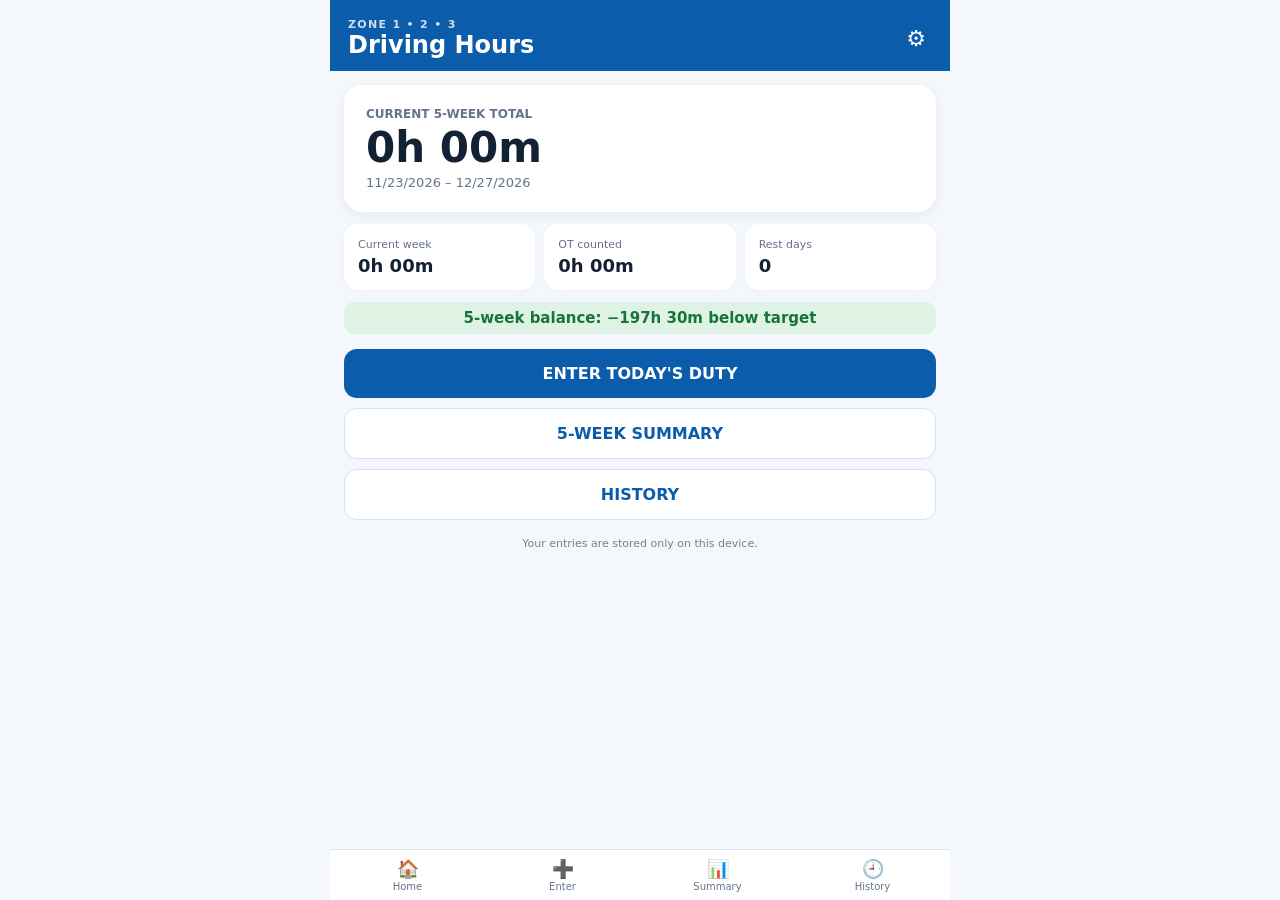
<file: index_v3.html>
<!doctype html>
<html lang="en">
<head>
<meta charset="utf-8">
<meta name="viewport" content="width=device-width,initial-scale=1,viewport-fit=cover">
<meta name="theme-color" content="#0b5cab">
<meta name="description" content="Zone 1, 2 and 3 five-week driving hours tracker">
<style>

:root{font-family:system-ui,-apple-system,BlinkMacSystemFont,"Segoe UI",sans-serif;color:#142033;background:#f4f7fb}
*{box-sizing:border-box}body{margin:0}button,input,textarea{font:inherit}
.app{max-width:620px;margin:auto;min-height:100vh;background:#f4f7fb}
header{padding:18px 18px 12px;background:#0b5cab;color:#fff;display:flex;justify-content:space-between;align-items:center}
h1,h2,h3,p{margin:0}h1{font-size:24px}h2{font-size:22px}.eyebrow{font-size:11px;letter-spacing:.12em;font-weight:800;opacity:.8}.iconbtn{background:transparent;border:0;color:#fff;font-size:22px}
main{padding:14px 14px 88px}.screen{display:none}.screen.active{display:block}
.hero{background:#fff;border-radius:18px;padding:22px;margin-bottom:12px;box-shadow:0 3px 14px #00000010}.small{font-size:12px;font-weight:800;color:#64748b}.big{font-size:42px;font-weight:850;line-height:1.1;margin:4px 0}.muted{color:#64748b;font-size:13px}
.stats{display:grid;grid-template-columns:repeat(3,1fr);gap:9px;margin-bottom:12px}.card{background:#fff;border-radius:14px;padding:14px;box-shadow:0 2px 10px #00000008}.card span{display:block;font-size:11px;color:#64748b}.card strong{font-size:18px;display:block;margin-top:4px}
.primary,.secondary,.danger,.restBtn{width:100%;border:0;border-radius:13px;padding:15px;margin:5px 0;font-weight:800}.primary{background:#0b5cab;color:#fff}.secondary{background:#fff;color:#0b5cab;border:1px solid #d7e2ee}.danger{background:#c62828;color:#fff}.restBtn{background:#fff4cf;color:#775900}.hidden{display:none}
.tip{text-align:center;font-size:11px;color:#718096;padding:12px}
.sectionHead{display:flex;gap:12px;align-items:center;margin-bottom:14px}.back{border:0;background:#fff;border-radius:10px;padding:9px 12px;font-size:20px}
label{display:block;font-size:13px;font-weight:750;margin:10px 0}input,textarea{width:100%;border:1px solid #d5deea;background:#fff;border-radius:11px;padding:12px;margin-top:6px;outline:none}input:focus,textarea:focus{border-color:#0b5cab}
.choiceGrid{display:grid;grid-template-columns:repeat(3,1fr);gap:8px}.zoneBtn{background:#e5f1ff;border:1px solid #b9d7f7;border-radius:12px;padding:12px 5px;color:#0b5cab;font-weight:850}.zoneBtn span{font-size:10px;font-weight:600}
.selection{background:#fff;border-radius:12px;padding:12px;margin:7px 0;display:flex;justify-content:space-between;align-items:center}.selection strong{color:#0b5cab}.selection button{border:0;background:#edf4fb;border-radius:9px;padding:7px 9px}
.status{background:#fff;border-radius:12px;padding:11px;text-align:center;color:#64748b;margin:7px 0}.status.rest{background:#fff4cf;color:#775900;font-weight:800}
.otBox{background:#fff;border-radius:15px;padding:14px;margin-top:12px}.otBox h3{margin-bottom:5px}.two{display:grid;grid-template-columns:1fr 1fr;gap:10px}.todayTotal{background:#0b5cab;color:#fff;border-radius:15px;padding:16px;margin-top:12px;display:flex;justify-content:space-between;align-items:center}.todayTotal strong{font-size:24px}
.week{background:#fff;border-radius:15px;padding:14px;margin:9px 0;box-shadow:0 2px 10px #00000008}.weekHead{display:flex;justify-content:space-between}.weekTotal{font-size:23px;font-weight:850;color:#0b5cab}.mini{font-size:12px;color:#64748b;margin-top:3px}.historyItem{background:#fff;border-radius:13px;padding:13px;margin:8px 0}.historyTop{display:flex;justify-content:space-between;font-weight:800}.tag{font-size:11px;background:#edf4fb;color:#0b5cab;padding:3px 7px;border-radius:20px}.empty{padding:30px;text-align:center;color:#64748b}
.nav{position:fixed;bottom:0;left:50%;transform:translateX(-50%);width:min(620px,100%);display:grid;grid-template-columns:repeat(4,1fr);background:#fff;border-top:1px solid #dde5ef;padding:7px env(safe-area-inset-right) calc(7px + env(safe-area-inset-bottom)) env(safe-area-inset-left);z-index:20}.nav button{border:0;background:transparent;color:#64748b;font-size:18px}.nav span{display:block;font-size:10px;margin-top:2px}.nav button.active{color:#0b5cab;font-weight:850}
.modal{position:fixed;inset:0;background:#0007;z-index:50;display:flex;align-items:flex-end}.modal.hidden{display:none}.modalCard{background:#f4f7fb;width:min(620px,100%);max-height:82vh;border-radius:20px 20px 0 0;padding:14px}.modalHead{display:flex;justify-content:space-between;align-items:center;margin-bottom:10px}.modalHead button{border:0;background:#fff;border-radius:9px;padding:7px}.dutyList{overflow:auto;max-height:60vh;margin-top:8px}.dutyOption{display:flex;justify-content:space-between;width:100%;text-align:left;background:#fff;border:0;border-bottom:1px solid #edf0f5;padding:14px}.dutyOption strong{color:#0b5cab}.dutyOption small{color:#64748b}

.labelTitle{font-size:12px;letter-spacing:.08em;font-weight:850;color:#64748b;margin:14px 0 7px}
.selectedDutyCard{background:#fff;border-radius:14px;padding:15px;margin:9px 0;box-shadow:0 2px 10px #00000008;font-weight:700}
.selectedDutyCard strong{color:#0b5cab}.selectedDutyCard span{color:#64748b;font-size:13px}
.hoursBreakdown{background:#fff;border-radius:15px;padding:15px;margin-top:12px;box-shadow:0 2px 10px #00000008}
.hoursBreakdown>div{display:flex;justify-content:space-between;padding:8px 0;border-bottom:1px solid #edf0f5}
.hoursBreakdown>div:last-child{border-bottom:0}.hoursBreakdown span{color:#536274}.hoursBreakdown strong{font-weight:850}
.hoursBreakdown .otLine strong{color:#b25a00}.hoursBreakdown .creditedLine{font-size:17px;padding-top:13px}.hoursBreakdown .creditedLine strong{font-size:24px;color:#0b5cab}
.zoneBtn.selected{background:#0b5cab;color:#fff;border-color:#0b5cab}

.contractCard{background:#fff;border-radius:17px;padding:15px;margin-bottom:12px;box-shadow:0 3px 14px #00000010}
.contractRow{display:flex;justify-content:space-between;gap:10px;padding:8px 0;border-bottom:1px solid #edf0f5}
.contractRow:last-of-type{border-bottom:0}.contractRow strong{font-weight:850}
.averageBox{margin-top:13px;padding:16px;border-radius:14px;background:#f4f7fb;text-align:center}
.averageBox .small{font-size:11px;font-weight:850;color:#64748b;letter-spacing:.08em}
.averageBig{font-size:28px;font-weight:900;margin:4px 0}.balance{font-size:15px;font-weight:850;padding:7px;border-radius:10px}
.balance.below{background:#dff3e4;color:#18743b}.balance.above{background:#fde1e1;color:#a51d1d}.balance.equal{background:#edf0f4;color:#566273}

</style>
<title>Driving Hours</title>
</head>
<body>
<div class="app">
  <header>
    <div>
      <div class="eyebrow">ZONE 1 • 2 • 3</div>
      <h1>Driving Hours</h1>
    </div>
    <button id="settingsBtn" class="iconbtn" aria-label="Settings">⚙️</button>
  </header>

  <main>
    <section id="home" class="screen active">
      <div class="hero">
        <div class="small">CURRENT 5-WEEK TOTAL</div>
        <div id="cycleTotal" class="big">0h 00m</div>
        <div id="cycleDates" class="muted">—</div>
      </div>
      <div class="stats">
        <div class="card"><span>Current week</span><strong id="weekTotal">0h 00m</strong></div>
        <div class="card"><span>OT counted</span><strong id="otTotal">0h 00m</strong></div>
        <div class="card"><span>Rest days</span><strong id="restCount">0</strong></div>
      </div>
      <div id="homeBalance" class="balance equal" style="text-align:center;margin:10px 0">5-week balance: —</div>
      <button id="todayBtn" class="primary">ENTER TODAY'S DUTY</button>
      <button id="summaryBtn" class="secondary">5-WEEK SUMMARY</button>
      <button id="historyBtn" class="secondary">HISTORY</button>
      <div class="tip">Your entries are stored only on this device.</div>
    </section>

    <section id="entry" class="screen">
      <div class="sectionHead">
        <button class="back" data-back>←</button>
        <div><div class="eyebrow">ENTRY</div><h2 id="entryTitle">Duty</h2></div>
      </div>

      <label>Date
        <input id="entryDate" type="date">
      </label>

      <div class="labelTitle">DUTY ZONE</div>
      <div class="choiceGrid">
        <button class="zoneBtn" data-zone="Zone 1">ZONE 1</button>
        <button class="zoneBtn" data-zone="Zone 2">ZONE 2</button>
        <button class="zoneBtn" data-zone="Zone 3">ZONE 3</button>
      </div>

      <div id="selectedDutyCard" class="selectedDutyCard">Select your duty zone</div>
      <button id="changeDutyBtn" class="secondary hidden">🔍 SELECT / CHANGE DUTY</button>
      <button id="restBtn" class="restBtn">😴 REST DAY</button>

      <div class="otBox">
        <h3>Overtime</h3>
        <div class="two">
          <label>Late break
            <input id="lateBreak" type="number" min="0" max="600" step="1" placeholder="0">
          </label>
          <label>Late finish
            <input id="lateFinish" type="number" min="0" max="600" step="1" placeholder="0">
          </label>
        </div>
        <label>Notes
          <textarea id="notes" rows="2" placeholder="Optional"></textarea>
        </label>
      </div>

      <div class="hoursBreakdown">
        <div><span>Basic driving</span><strong id="basicTotal">0h 00m</strong></div>
        <div><span>Late break</span><strong id="breakOT">+0m</strong></div>
        <div><span>Late finish</span><strong id="finishOT">+0m</strong></div>
        <div class="otLine"><span>Total overtime</span><strong id="otTotalEntry">+0m</strong></div>
        <div class="creditedLine"><span>Total credited</span><strong id="todayTotal">0h 00m</strong></div>
      </div>
      <button id="saveBtn" class="primary">SAVE ENTRY</button>
      <button id="deleteBtn" class="danger hidden">DELETE THIS ENTRY</button>
    </section>

    <section id="summary" class="screen">
      <div class="sectionHead"><button class="back" data-back>←</button><div><div class="eyebrow">SUMMARY</div><h2>5 Weeks</h2></div></div>
      <div class="contractCard">
        <div class="contractRow"><span>Contractual average</span><strong>39h 30m / week</strong></div>
        <div class="contractRow"><span>5-week target</span><strong id="targetTotal">197h 30m</strong></div>
        <div class="contractRow"><span>Basic driving</span><strong id="summaryBasic">0h 00m</strong></div>
        <div class="contractRow"><span>Overtime</span><strong id="summaryOT">+0h 00m</strong></div>
        <div class="contractRow"><span>Total credited</span><strong id="summaryCredited">0h 00m</strong></div>
        <div class="averageBox">
          <div class="small">5-WEEK AVERAGE</div>
          <div id="averageValue" class="averageBig">0h 00m / week</div>
          <div id="averageBalance" class="balance">—</div>
        </div>
      </div>
      <div id="weeks"></div>
    </section>

    <section id="history" class="screen">
      <div class="sectionHead"><button class="back" data-back>←</button><div><div class="eyebrow">HISTORY</div><h2>Entries</h2></div></div>
      <div id="historyList"></div>
    </section>

    <section id="settings" class="screen">
      <div class="sectionHead"><button class="back" data-back>←</button><div><div class="eyebrow">SETTINGS</div><h2>Cycle</h2></div></div>
      <label>5-week cycle start date
        <input id="cycleStart" type="date">
      </label>
      <p class="muted">Set this to the Monday (or first day) your actual 35-day cycle begins. It can be changed later.</p>
      <button id="saveSettings" class="primary">SAVE SETTINGS</button>
      <button id="clearData" class="danger">CLEAR ALL MY ENTRIES</button>
    </section>
  </main>

  <nav class="nav">
    <button data-screen="home">🏠<span>Home</span></button>
    <button data-screen="entry">➕<span>Enter</span></button>
    <button data-screen="summary">📊<span>Summary</span></button>
    <button data-screen="history">🕘<span>History</span></button>
  </nav>
</div>

<div id="modal" class="modal hidden">
  <div class="modalCard">
    <div class="modalHead"><strong id="modalTitle">Select duty</strong><button id="closeModal">✕</button></div>
    <input id="dutySearch" type="search" placeholder="Search duty e.g. 123">
    <div id="dutyList" class="dutyList"></div>
  </div>
</div>

<script>
window.DUTIES = [{"zone":"Zone 1","day":"Mon-Fri","duty":"CD1/01","first":338,"second":0,"total":338,"start":"04:32","finish":"10:10","breaks":""},{"zone":"Zone 1","day":"Mon-Fri","duty":"CD1/02","first":228,"second":170,"total":398,"start":"05:02","finish":"13:00","breaks":"08:50-10:10"},{"zone":"Zone 1","day":"Mon-Fri","duty":"CD1/03","first":313,"second":0,"total":313,"start":"05:17","finish":"10:30","breaks":""},{"zone":"Zone 1","day":"Mon-Fri","duty":"CD1/04","first":338,"second":0,"total":338,"start":"05:22","finish":"11:00","breaks":""},{"zone":"Zone 1","day":"Mon-Fri","duty":"CD1/05","first":278,"second":0,"total":278,"start":"05:32","finish":"10:10","breaks":""},{"zone":"Zone 1","day":"Mon-Fri","duty":"CD1/06","first":158,"second":180,"total":338,"start":"05:42","finish":"13:00","breaks":"08:20-10:00"},{"zone":"Zone 1","day":"Mon-Fri","duty":"CD1/07","first":253,"second":0,"total":253,"start":"05:47","finish":"10:00","breaks":""},{"zone":"Zone 1","day":"Mon-Fri","duty":"CD1/08","first":243,"second":0,"total":243,"start":"05:57","finish":"10:00","breaks":""},{"zone":"Zone 1","day":"Mon-Fri","duty":"CD1/09","first":333,"second":0,"total":333,"start":"05:57","finish":"11:30","breaks":""},{"zone":"Zone 1","day":"Mon-Fri","duty":"CD1/10","first":228,"second":180,"total":408,"start":"06:17","finish":"14:30","breaks":"10:05-11:30"},{"zone":"Zone 1","day":"Mon-Fri","duty":"CD1/11","first":163,"second":180,"total":343,"start":"06:27","finish":"14:00","breaks":"09:10-11:00"},{"zone":"Zone 1","day":"Mon-Fri","duty":"CD1/12","first":318,"second":140,"total":458,"start":"06:42","finish":"15:50","breaks":"12:00-13:30"},{"zone":"Zone 1","day":"Mon-Fri","duty":"CD1/13","first":180,"second":240,"total":420,"start":"12:00","finish":"20:00","breaks":"15:00-16:00"},{"zone":"Zone 1","day":"Mon-Fri","duty":"CD1/14","first":180,"second":220,"total":400,"start":"12:30","finish":"20:45","breaks":"15:30-17:05"},{"zone":"Zone 1","day":"Mon-Fri","duty":"CD1/15","first":280,"second":160,"total":440,"start":"12:30","finish":"20:50","breaks":"17:10-18:10"},{"zone":"Zone 1","day":"Mon-Fri","duty":"CD1/16","first":180,"second":285,"total":465,"start":"13:00","finish":"21:45","breaks":"16:00-17:00"},{"zone":"Zone 1","day":"Mon-Fri","duty":"CD1/17","first":180,"second":195,"total":375,"start":"14:00","finish":"21:15","breaks":"17:00-18:00"},{"zone":"Zone 1","day":"Mon-Fri","duty":"CD1/18","first":330,"second":0,"total":330,"start":"16:40","finish":"22:10","breaks":""},{"zone":"Zone 1","day":"Mon-Fri","duty":"CD1/19","first":190,"second":255,"total":445,"start":"15:00","finish":"00:15","breaks":"18:10-20:00"},{"zone":"Zone 1","day":"Mon-Fri","duty":"CD1/1X","first":278,"second":250,"total":528,"start":"07:42","finish":"19:10","breaks":"12:20-15:00"},{"zone":"Zone 1","day":"Mon-Fri","duty":"CD1/20","first":285,"second":160,"total":445,"start":"15:30","finish":"00:25","breaks":"20:15-21:45"},{"zone":"Zone 1","day":"Mon-Fri","duty":"CD1/21","first":170,"second":295,"total":465,"start":"15:10","finish":"23:50","breaks":"18:00-18:55"},{"zone":"Zone 1","day":"Mon-Fri","duty":"CD1/22","first":240,"second":235,"total":475,"start":"15:35","finish":"01:10","breaks":"19:35-21:15"},{"zone":"Zone 1","day":"Mon-Fri","duty":"CD1/23","first":165,"second":165,"total":330,"start":"16:00","finish":"23:00","breaks":"18:45-20:15"},{"zone":"Zone 1","day":"Mon-Fri","duty":"CD1/24","first":165,"second":255,"total":420,"start":"16:35","finish":"01:00","breaks":"19:20-20:45"},{"zone":"Zone 1","day":"Mon-Fri","duty":"CD1/25","first":165,"second":230,"total":395,"start":"17:10","finish":"00:40","breaks":"19:55-20:50"},{"zone":"Zone 1","day":"Mon-Fri","duty":"CD1/26","first":95,"second":295,"total":390,"start":"17:20","finish":"00:50","breaks":"18:55-19:55"},{"zone":"Zone 1","day":"Mon-Fri","duty":"CD1/2X","first":255,"second":140,"total":395,"start":"08:50","finish":"16:30","breaks":"13:05-14:10"},{"zone":"Zone 1","day":"Mon-Fri","duty":"CD1/3X","first":175,"second":180,"total":355,"start":"09:00","finish":"16:00","breaks":"11:55-13:00"},{"zone":"Zone 1","day":"Mon-Fri","duty":"CD1/4X","first":180,"second":285,"total":465,"start":"10:30","finish":"19:15","breaks":"13:30-14:30"},{"zone":"Zone 1","day":"Mon-Fri","duty":"CD1/5X","first":185,"second":155,"total":340,"start":"11:55","finish":"19:05","breaks":"15:00-16:30"},{"zone":"Zone 1","day":"Saturday","duty":"CD1/01","first":298,"second":0,"total":298,"start":"05:32","finish":"10:30","breaks":""},{"zone":"Zone 1","day":"Saturday","duty":"CD1/02","first":263,"second":130,"total":393,"start":"05:32","finish":"13:10","breaks":"09:55-11:00"},{"zone":"Zone 1","day":"Saturday","duty":"CD1/03","first":148,"second":190,"total":338,"start":"05:52","finish":"13:05","breaks":"08:20-09:55"},{"zone":"Zone 1","day":"Saturday","duty":"CD1/04","first":183,"second":205,"total":388,"start":"05:57","finish":"13:25","breaks":"09:00-10:00"},{"zone":"Zone 1","day":"Saturday","duty":"CD1/05","first":168,"second":195,"total":363,"start":"06:02","finish":"13:30","breaks":"08:50-10:15"},{"zone":"Zone 1","day":"Saturday","duty":"CD1/06","first":288,"second":180,"total":468,"start":"06:12","finish":"15:00","breaks":"11:00-12:00"},{"zone":"Zone 1","day":"Saturday","duty":"CD1/07","first":193,"second":180,"total":373,"start":"06:17","finish":"14:00","breaks":"09:30-11:00"},{"zone":"Zone 1","day":"Saturday","duty":"CD1/08","first":303,"second":0,"total":303,"start":"06:27","finish":"11:30","breaks":""},{"zone":"Zone 1","day":"Saturday","duty":"CD1/09","first":213,"second":180,"total":393,"start":"06:27","finish":"14:30","breaks":"10:00-11:30"},{"zone":"Zone 1","day":"Saturday","duty":"CD1/10","first":268,"second":180,"total":448,"start":"06:32","finish":"15:00","breaks":"11:00-12:00"},{"zone":"Zone 1","day":"Saturday","duty":"CD1/11","first":208,"second":215,"total":423,"start":"12:32","finish":"21:05","breaks":"16:00-17:30"},{"zone":"Zone 1","day":"Saturday","duty":"CD1/12","first":258,"second":170,"total":428,"start":"12:37","finish":"20:50","breaks":"16:55-18:00"},{"zone":"Zone 1","day":"Saturday","duty":"CD1/13","first":180,"second":180,"total":360,"start":"14:00","finish":"21:00","breaks":"17:00-18:00"},{"zone":"Zone 1","day":"Saturday","duty":"CD1/14","first":180,"second":195,"total":375,"start":"14:30","finish":"21:45","breaks":"17:30-18:30"},{"zone":"Zone 1","day":"Saturday","duty":"CD1/15","first":180,"second":295,"total":475,"start":"15:00","finish":"23:50","breaks":"18:00-18:55"},{"zone":"Zone 1","day":"Saturday","duty":"CD1/16","first":180,"second":315,"total":495,"start":"15:30","finish":"00:45","breaks":"18:30-19:30"},{"zone":"Zone 1","day":"Saturday","duty":"CD1/17","first":180,"second":300,"total":480,"start":"16:00","finish":"01:00","breaks":"19:00-20:00"},{"zone":"Zone 1","day":"Saturday","duty":"CD1/18","first":175,"second":295,"total":470,"start":"16:00","finish":"00:50","breaks":"18:55-19:55"},{"zone":"Zone 1","day":"Saturday","duty":"CD1/19","first":180,"second":210,"total":390,"start":"16:30","finish":"00:20","breaks":"19:30-20:50"},{"zone":"Zone 1","day":"Saturday","duty":"CD1/1X","first":213,"second":180,"total":393,"start":"07:22","finish":"15:30","breaks":"10:55-12:30"},{"zone":"Zone 1","day":"Saturday","duty":"CD1/20","first":180,"second":150,"total":330,"start":"16:55","finish":"23:30","breaks":"19:55-21:00"},{"zone":"Zone 1","day":"Saturday","duty":"CD1/21","first":180,"second":245,"total":425,"start":"17:00","finish":"01:10","breaks":"20:00-21:05"},{"zone":"Zone 1","day":"Saturday","duty":"CD1/22","first":330,"second":0,"total":330,"start":"19:00","finish":"00:30","breaks":""},{"zone":"Zone 1","day":"Saturday","duty":"CD1/2X","first":190,"second":175,"total":365,"start":"08:50","finish":"16:00","breaks":"12:00-13:05"},{"zone":"Zone 1","day":"Saturday","duty":"CD1/3X","first":180,"second":180,"total":360,"start":"09:00","finish":"16:30","breaks":"12:00-13:30"},{"zone":"Zone 1","day":"Saturday","duty":"CD1/4X","first":180,"second":180,"total":360,"start":"09:30","finish":"18:00","breaks":"12:30-15:00"},{"zone":"Zone 1","day":"Sunday","duty":"CD1/01","first":313,"second":0,"total":313,"start":"07:07","finish":"12:20","breaks":""},{"zone":"Zone 1","day":"Sunday","duty":"CD1/02","first":258,"second":0,"total":258,"start":"07:32","finish":"11:50","breaks":""},{"zone":"Zone 1","day":"Sunday","duty":"CD1/03","first":313,"second":0,"total":313,"start":"08:07","finish":"13:20","breaks":""},{"zone":"Zone 1","day":"Sunday","duty":"CD1/04","first":328,"second":0,"total":328,"start":"08:32","finish":"14:00","breaks":""},{"zone":"Zone 1","day":"Sunday","duty":"CD1/05","first":338,"second":0,"total":338,"start":"09:32","finish":"15:10","breaks":""},{"zone":"Zone 1","day":"Sunday","duty":"CD1/06","first":328,"second":0,"total":328,"start":"09:47","finish":"15:15","breaks":""},{"zone":"Zone 1","day":"Sunday","duty":"CD1/07","first":308,"second":160,"total":468,"start":"11:32","finish":"21:05","breaks":"16:40-18:25"},{"zone":"Zone 1","day":"Sunday","duty":"CD1/08","first":308,"second":150,"total":458,"start":"12:32","finish":"21:30","breaks":"17:40-19:00"},{"zone":"Zone 1","day":"Sunday","duty":"CD1/09","first":165,"second":175,"total":340,"start":"13:45","finish":"20:50","breaks":"16:30-17:55"},{"zone":"Zone 1","day":"Sunday","duty":"CD1/10","first":300,"second":115,"total":415,"start":"14:00","finish":"21:55","breaks":"19:00-20:00"},{"zone":"Zone 1","day":"Sunday","duty":"CD1/11","first":173,"second":300,"total":473,"start":"14:37","finish":"23:55","breaks":"17:30-18:55"},{"zone":"Zone 1","day":"Sunday","duty":"CD1/12","first":165,"second":250,"total":415,"start":"15:15","finish":"00:25","breaks":"18:00-20:15"},{"zone":"Zone 1","day":"Sunday","duty":"CD1/13","first":193,"second":250,"total":443,"start":"15:52","finish":"00:35","breaks":"19:05-20:25"},{"zone":"Zone 1","day":"Sunday","duty":"CD1/14","first":150,"second":225,"total":375,"start":"17:30","finish":"00:55","breaks":"20:00-21:10"},{"zone":"Zone 1","day":"Sunday","duty":"CD1/15","first":153,"second":210,"total":363,"start":"17:12","finish":"00:20","breaks":"19:45-20:50"},{"zone":"Zone 1","day":"Sunday","duty":"CD1/16","first":173,"second":230,"total":403,"start":"17:22","finish":"01:20","breaks":"20:15-21:30"},{"zone":"Zone 1","day":"Sunday","duty":"CD1/17","first":305,"second":0,"total":305,"start":"19:45","finish":"00:50","breaks":""},{"zone":"Zone 1","day":"Sunday","duty":"CD1/1X","first":178,"second":180,"total":358,"start":"10:47","finish":"17:55","breaks":"13:45-14:55"},{"zone":"Zone 1","day":"Sunday","duty":"CD1/2X","first":185,"second":160,"total":345,"start":"11:50","finish":"18:55","breaks":"14:55-16:15"},{"zone":"Zone 2","day":"Mon-Fri","duty":"CD2/101","first":273,"second":0,"total":273,"start":"","finish":"","breaks":""},{"zone":"Zone 2","day":"Mon-Fri","duty":"CD2/102","first":258,"second":0,"total":258,"start":"","finish":"","breaks":""},{"zone":"Zone 2","day":"Mon-Fri","duty":"CD2/103","first":293,"second":0,"total":293,"start":"","finish":"","breaks":""},{"zone":"Zone 2","day":"Mon-Fri","duty":"CD2/104","first":218,"second":165,"total":383,"start":"","finish":"","breaks":""},{"zone":"Zone 2","day":"Mon-Fri","duty":"CD2/105","first":330,"second":0,"total":330,"start":"","finish":"","breaks":""},{"zone":"Zone 2","day":"Mon-Fri","duty":"CD2/106","first":289,"second":0,"total":289,"start":"","finish":"","breaks":""},{"zone":"Zone 2","day":"Mon-Fri","duty":"CD2/107","first":298,"second":0,"total":298,"start":"","finish":"","breaks":""},{"zone":"Zone 2","day":"Mon-Fri","duty":"CD2/108","first":313,"second":0,"total":313,"start":"","finish":"","breaks":""},{"zone":"Zone 2","day":"Mon-Fri","duty":"CD2/109","first":313,"second":0,"total":313,"start":"","finish":"","breaks":""},{"zone":"Zone 2","day":"Mon-Fri","duty":"CD2/110","first":268,"second":130,"total":398,"start":"","finish":"","breaks":""},{"zone":"Zone 2","day":"Mon-Fri","duty":"CD2/111","first":313,"second":0,"total":313,"start":"","finish":"","breaks":""},{"zone":"Zone 2","day":"Mon-Fri","duty":"CD2/112","first":147,"second":165,"total":312,"start":"","finish":"","breaks":""},{"zone":"Zone 2","day":"Mon-Fri","duty":"CD2/113","first":230,"second":165,"total":395,"start":"","finish":"","breaks":""},{"zone":"Zone 2","day":"Mon-Fri","duty":"CD2/114","first":188,"second":145,"total":333,"start":"","finish":"","breaks":""},{"zone":"Zone 2","day":"Mon-Fri","duty":"CD2/115","first":298,"second":75,"total":373,"start":"","finish":"","breaks":""},{"zone":"Zone 2","day":"Mon-Fri","duty":"CD2/116","first":185,"second":165,"total":350,"start":"","finish":"","breaks":""},{"zone":"Zone 2","day":"Mon-Fri","duty":"CD2/117","first":238,"second":150,"total":388,"start":"","finish":"","breaks":""},{"zone":"Zone 2","day":"Mon-Fri","duty":"CD2/118","first":313,"second":180,"total":493,"start":"","finish":"","breaks":""},{"zone":"Zone 2","day":"Mon-Fri","duty":"CD2/119","first":185,"second":165,"total":350,"start":"","finish":"","breaks":""},{"zone":"Zone 2","day":"Mon-Fri","duty":"CD2/120","first":288,"second":180,"total":468,"start":"","finish":"","breaks":""},{"zone":"Zone 2","day":"Mon-Fri","duty":"CD2/121","first":202,"second":165,"total":367,"start":"","finish":"","breaks":""},{"zone":"Zone 2","day":"Mon-Fri","duty":"CD2/122","first":308,"second":0,"total":308,"start":"","finish":"","breaks":""},{"zone":"Zone 2","day":"Mon-Fri","duty":"CD2/123","first":158,"second":300,"total":458,"start":"","finish":"","breaks":""},{"zone":"Zone 2","day":"Mon-Fri","duty":"CD2/124","first":209,"second":265,"total":474,"start":"","finish":"","breaks":""},{"zone":"Zone 2","day":"Mon-Fri","duty":"CD2/125","first":165,"second":256,"total":421,"start":"","finish":"","breaks":""},{"zone":"Zone 2","day":"Mon-Fri","duty":"CD2/126","first":240,"second":185,"total":425,"start":"","finish":"","breaks":""},{"zone":"Zone 2","day":"Mon-Fri","duty":"CD2/127","first":165,"second":230,"total":395,"start":"","finish":"","breaks":""},{"zone":"Zone 2","day":"Mon-Fri","duty":"CD2/128","first":305,"second":125,"total":430,"start":"","finish":"","breaks":""},{"zone":"Zone 2","day":"Mon-Fri","duty":"CD2/129","first":260,"second":165,"total":425,"start":"","finish":"","breaks":""},{"zone":"Zone 2","day":"Mon-Fri","duty":"CD2/130","first":310,"second":135,"total":445,"start":"","finish":"","breaks":""},{"zone":"Zone 2","day":"Mon-Fri","duty":"CD2/131","first":150,"second":295,"total":445,"start":"","finish":"","breaks":""},{"zone":"Zone 2","day":"Mon-Fri","duty":"CD2/132","first":155,"second":292,"total":447,"start":"","finish":"","breaks":""},{"zone":"Zone 2","day":"Mon-Fri","duty":"CD2/133","first":180,"second":215,"total":395,"start":"","finish":"","breaks":""},{"zone":"Zone 2","day":"Mon-Fri","duty":"CD2/134","first":180,"second":265,"total":445,"start":"","finish":"","breaks":""},{"zone":"Zone 2","day":"Mon-Fri","duty":"CD2/135","first":240,"second":150,"total":390,"start":"","finish":"","breaks":""},{"zone":"Zone 2","day":"Mon-Fri","duty":"CD2/136","first":180,"second":245,"total":425,"start":"","finish":"","breaks":""},{"zone":"Zone 2","day":"Mon-Fri","duty":"CD2/137","first":210,"second":265,"total":475,"start":"","finish":"","breaks":""},{"zone":"Zone 2","day":"Mon-Fri","duty":"CD2/138","first":288,"second":220,"total":508,"start":"","finish":"","breaks":""},{"zone":"Zone 2","day":"Mon-Fri","duty":"CD2/139","first":223,"second":245,"total":468,"start":"","finish":"","breaks":""},{"zone":"Zone 2","day":"Mon-Fri","duty":"CD2/140","first":85,"second":275,"total":360,"start":"","finish":"","breaks":""},{"zone":"Zone 2","day":"Mon-Fri","duty":"CD2/141","first":210,"second":265,"total":475,"start":"","finish":"","breaks":""},{"zone":"Zone 2","day":"Mon-Fri","duty":"CD2/142","first":303,"second":179,"total":482,"start":"","finish":"","breaks":""},{"zone":"Zone 2","day":"Mon-Fri","duty":"CD2/143","first":210,"second":235,"total":445,"start":"","finish":"","breaks":""},{"zone":"Zone 2","day":"Mon-Fri","duty":"CD2/144","first":165,"second":265,"total":430,"start":"","finish":"","breaks":""},{"zone":"Zone 2","day":"Mon-Fri","duty":"CD2/145","first":273,"second":135,"total":408,"start":"","finish":"","breaks":""},{"zone":"Zone 2","day":"Mon-Fri","duty":"CD2/146","first":205,"second":275,"total":480,"start":"","finish":"","breaks":""},{"zone":"Zone 2","day":"Mon-Fri","duty":"CD2/147","first":160,"second":285,"total":445,"start":"","finish":"","breaks":""},{"zone":"Zone 2","day":"Mon-Fri","duty":"CD2/148","first":160,"second":275,"total":435,"start":"","finish":"","breaks":""},{"zone":"Zone 2","day":"Mon-Fri","duty":"CD2/149","first":248,"second":245,"total":493,"start":"","finish":"","breaks":""},{"zone":"Zone 2","day":"Mon-Fri","duty":"CD2/150","first":80,"second":257,"total":337,"start":"","finish":"","breaks":""},{"zone":"Zone 2","day":"Mon-Fri","duty":"CD2/151","first":140,"second":235,"total":375,"start":"","finish":"","breaks":""},{"zone":"Zone 2","day":"Mon-Fri","duty":"CD2/152","first":180,"second":230,"total":410,"start":"","finish":"","breaks":""},{"zone":"Zone 2","day":"Mon-Fri","duty":"CD2/153","first":193,"second":185,"total":378,"start":"","finish":"","breaks":""},{"zone":"Zone 2","day":"Mon-Fri","duty":"CD2/154","first":310,"second":0,"total":310,"start":"","finish":"","breaks":""},{"zone":"Zone 2","day":"Mon-Fri","duty":"CD2/161X","first":138,"second":180,"total":318,"start":"","finish":"","breaks":""},{"zone":"Zone 2","day":"Mon-Fri","duty":"CD2/162X","first":298,"second":230,"total":528,"start":"","finish":"","breaks":""},{"zone":"Zone 2","day":"Mon-Fri","duty":"CD2/163X","first":148,"second":234,"total":382,"start":"","finish":"","breaks":""},{"zone":"Zone 2","day":"Mon-Fri","duty":"CD2/164X","first":213,"second":235,"total":448,"start":"","finish":"","breaks":""},{"zone":"Zone 2","day":"Mon-Fri","duty":"CD2/165X","first":298,"second":210,"total":508,"start":"","finish":"","breaks":""},{"zone":"Zone 2","day":"Mon-Fri","duty":"CD2/166X","first":308,"second":240,"total":548,"start":"","finish":"","breaks":""},{"zone":"Zone 2","day":"Mon-Fri","duty":"CD2/167X","first":303,"second":195,"total":498,"start":"","finish":"","breaks":""},{"zone":"Zone 2","day":"Mon-Fri","duty":"CD2/168X","first":160,"second":180,"total":340,"start":"","finish":"","breaks":""},{"zone":"Zone 2","day":"Mon-Fri","duty":"CD2/169X","first":307,"second":195,"total":502,"start":"","finish":"","breaks":""},{"zone":"Zone 2","day":"Mon-Fri","duty":"CD2/170X","first":220,"second":243,"total":463,"start":"","finish":"","breaks":""},{"zone":"Zone 2","day":"Mon-Fri","duty":"CD2/171X","first":180,"second":405,"total":585,"start":"","finish":"","breaks":""},{"zone":"Zone 2","day":"Mon-Fri","duty":"CD2/172X","first":300,"second":165,"total":465,"start":"","finish":"","breaks":""},{"zone":"Zone 2","day":"Mon-Fri","duty":"CD2/173X","first":150,"second":220,"total":370,"start":"","finish":"","breaks":""},{"zone":"Zone 2","day":"Mon-Fri","duty":"CD2/174X","first":350,"second":245,"total":595,"start":"","finish":"","breaks":""},{"zone":"Zone 2","day":"Mon-Fri","duty":"CD2/175X","first":165,"second":305,"total":470,"start":"","finish":"","breaks":""},{"zone":"Zone 2","day":"Mon-Fri","duty":"CD2/176X","first":230,"second":283,"total":513,"start":"","finish":"","breaks":""},{"zone":"Zone 2","day":"Mon-Fri","duty":"CD2/177X","first":190,"second":195,"total":385,"start":"","finish":"","breaks":""},{"zone":"Zone 2","day":"Mon-Fri","duty":"CD2/178X","first":310,"second":80,"total":390,"start":"","finish":"","breaks":""},{"zone":"Zone 2","day":"Mon-Fri","duty":"CD2/181","first":245,"second":330,"total":575,"start":"","finish":"","breaks":""},{"zone":"Zone 2","day":"Mon-Fri","duty":"CD2/182","first":195,"second":270,"total":465,"start":"","finish":"","breaks":""},{"zone":"Zone 2","day":"Mon-Fri","duty":"CD2/183","first":238,"second":230,"total":468,"start":"","finish":"","breaks":""},{"zone":"Zone 2","day":"Saturday","duty":"CD2/101","first":253,"second":0,"total":253,"start":"","finish":"","breaks":""},{"zone":"Zone 2","day":"Saturday","duty":"CD2/102","first":233,"second":135,"total":368,"start":"","finish":"","breaks":""},{"zone":"Zone 2","day":"Saturday","duty":"CD2/103","first":228,"second":155,"total":383,"start":"","finish":"","breaks":""},{"zone":"Zone 2","day":"Saturday","duty":"CD2/104","first":231,"second":124,"total":355,"start":"","finish":"","breaks":""},{"zone":"Zone 2","day":"Saturday","duty":"CD2/105","first":238,"second":85,"total":323,"start":"","finish":"","breaks":""},{"zone":"Zone 2","day":"Saturday","duty":"CD2/106","first":273,"second":0,"total":273,"start":"","finish":"","breaks":""},{"zone":"Zone 2","day":"Saturday","duty":"CD2/107","first":143,"second":221,"total":364,"start":"","finish":"","breaks":""},{"zone":"Zone 2","day":"Saturday","duty":"CD2/108","first":308,"second":0,"total":308,"start":"","finish":"","breaks":""},{"zone":"Zone 2","day":"Saturday","duty":"CD2/109","first":293,"second":75,"total":368,"start":"","finish":"","breaks":""},{"zone":"Zone 2","day":"Saturday","duty":"CD2/110","first":133,"second":230,"total":363,"start":"","finish":"","breaks":""},{"zone":"Zone 2","day":"Saturday","duty":"CD2/111","first":233,"second":155,"total":388,"start":"","finish":"","breaks":""},{"zone":"Zone 2","day":"Saturday","duty":"CD2/112","first":268,"second":235,"total":503,"start":"","finish":"","breaks":""},{"zone":"Zone 2","day":"Saturday","duty":"CD2/113","first":263,"second":165,"total":428,"start":"","finish":"","breaks":""},{"zone":"Zone 2","day":"Saturday","duty":"CD2/114","first":298,"second":165,"total":463,"start":"","finish":"","breaks":""},{"zone":"Zone 2","day":"Saturday","duty":"CD2/115","first":288,"second":165,"total":453,"start":"","finish":"","breaks":""},{"zone":"Zone 2","day":"Saturday","duty":"CD2/116","first":210,"second":170,"total":380,"start":"","finish":"","breaks":""},{"zone":"Zone 2","day":"Saturday","duty":"CD2/117","first":65,"second":315,"total":380,"start":"","finish":"","breaks":""},{"zone":"Zone 2","day":"Saturday","duty":"CD2/118","first":205,"second":165,"total":370,"start":"","finish":"","breaks":""},{"zone":"Zone 2","day":"Saturday","duty":"CD2/119","first":108,"second":230,"total":338,"start":"","finish":"","breaks":""},{"zone":"Zone 2","day":"Saturday","duty":"CD2/120","first":165,"second":295,"total":460,"start":"","finish":"","breaks":""},{"zone":"Zone 2","day":"Saturday","duty":"CD2/121","first":175,"second":305,"total":480,"start":"","finish":"","breaks":""},{"zone":"Zone 2","day":"Saturday","duty":"CD2/122","first":222,"second":170,"total":392,"start":"","finish":"","breaks":""},{"zone":"Zone 2","day":"Saturday","duty":"CD2/123","first":255,"second":255,"total":510,"start":"","finish":"","breaks":""},{"zone":"Zone 2","day":"Saturday","duty":"CD2/124","first":283,"second":150,"total":433,"start":"","finish":"","breaks":""},{"zone":"Zone 2","day":"Saturday","duty":"CD2/125","first":303,"second":160,"total":463,"start":"","finish":"","breaks":""},{"zone":"Zone 2","day":"Saturday","duty":"CD2/126","first":230,"second":220,"total":450,"start":"","finish":"","breaks":""},{"zone":"Zone 2","day":"Saturday","duty":"CD2/127","first":250,"second":265,"total":515,"start":"","finish":"","breaks":""},{"zone":"Zone 2","day":"Saturday","duty":"CD2/128","first":165,"second":280,"total":445,"start":"","finish":"","breaks":""},{"zone":"Zone 2","day":"Saturday","duty":"CD2/129","first":160,"second":275,"total":435,"start":"","finish":"","breaks":""},{"zone":"Zone 2","day":"Saturday","duty":"CD2/130","first":165,"second":270,"total":435,"start":"","finish":"","breaks":""},{"zone":"Zone 2","day":"Saturday","duty":"CD2/131","first":290,"second":215,"total":505,"start":"","finish":"","breaks":""},{"zone":"Zone 2","day":"Saturday","duty":"CD2/132","first":310,"second":215,"total":525,"start":"","finish":"","breaks":""},{"zone":"Zone 2","day":"Saturday","duty":"CD2/133","first":165,"second":240,"total":405,"start":"","finish":"","breaks":""},{"zone":"Zone 2","day":"Saturday","duty":"CD2/134","first":165,"second":265,"total":430,"start":"","finish":"","breaks":""},{"zone":"Zone 2","day":"Saturday","duty":"CD2/135","first":155,"second":295,"total":450,"start":"","finish":"","breaks":""},{"zone":"Zone 2","day":"Saturday","duty":"CD2/136","first":165,"second":262,"total":427,"start":"","finish":"","breaks":""},{"zone":"Zone 2","day":"Saturday","duty":"CD2/137","first":300,"second":140,"total":440,"start":"","finish":"","breaks":""},{"zone":"Zone 2","day":"Saturday","duty":"CD2/138","first":280,"second":150,"total":430,"start":"","finish":"","breaks":""},{"zone":"Zone 2","day":"Saturday","duty":"CD2/139","first":245,"second":225,"total":470,"start":"","finish":"","breaks":""},{"zone":"Zone 2","day":"Saturday","duty":"CD2/140","first":170,"second":250,"total":420,"start":"","finish":"","breaks":""},{"zone":"Zone 2","day":"Saturday","duty":"CD2/141","first":80,"second":290,"total":370,"start":"","finish":"","breaks":""},{"zone":"Zone 2","day":"Saturday","duty":"CD2/142","first":145,"second":270,"total":415,"start":"","finish":"","breaks":""},{"zone":"Zone 2","day":"Saturday","duty":"CD2/161X","first":178,"second":315,"total":493,"start":"","finish":"","breaks":""},{"zone":"Zone 2","day":"Saturday","duty":"CD2/162X","first":232,"second":165,"total":397,"start":"","finish":"","breaks":""},{"zone":"Zone 2","day":"Saturday","duty":"CD2/163X","first":300,"second":160,"total":460,"start":"","finish":"","breaks":""},{"zone":"Zone 2","day":"Saturday","duty":"CD2/164X","first":168,"second":250,"total":418,"start":"","finish":"","breaks":""},{"zone":"Zone 2","day":"Saturday","duty":"CD2/165X","first":273,"second":210,"total":483,"start":"","finish":"","breaks":""},{"zone":"Zone 2","day":"Saturday","duty":"CD2/166X","first":315,"second":85,"total":400,"start":"","finish":"","breaks":""},{"zone":"Zone 2","day":"Saturday","duty":"CD2/167X","first":315,"second":80,"total":395,"start":"","finish":"","breaks":""},{"zone":"Zone 2","day":"Saturday","duty":"CD2/168X","first":313,"second":170,"total":483,"start":"","finish":"","breaks":""},{"zone":"Zone 2","day":"Saturday","duty":"CD2/169X","first":315,"second":65,"total":380,"start":"","finish":"","breaks":""},{"zone":"Zone 2","day":"Saturday","duty":"CD2/170X","first":315,"second":160,"total":475,"start":"","finish":"","breaks":""},{"zone":"Zone 2","day":"Saturday","duty":"CD2/171X","first":168,"second":295,"total":463,"start":"","finish":"","breaks":""},{"zone":"Zone 2","day":"Saturday","duty":"CD2/181","first":155,"second":255,"total":410,"start":"","finish":"","breaks":""},{"zone":"Zone 2","day":"Saturday","duty":"CD2/182","first":228,"second":220,"total":448,"start":"","finish":"","breaks":""},{"zone":"Zone 2","day":"Saturday","duty":"CD2/183","first":90,"second":270,"total":360,"start":"","finish":"","breaks":""},{"zone":"Zone 2","day":"Sunday","duty":"CD2/101","first":253,"second":65,"total":318,"start":"","finish":"","breaks":""},{"zone":"Zone 2","day":"Sunday","duty":"CD2/102","first":293,"second":0,"total":293,"start":"","finish":"","breaks":""},{"zone":"Zone 2","day":"Sunday","duty":"CD2/103","first":248,"second":225,"total":473,"start":"","finish":"","breaks":""},{"zone":"Zone 2","day":"Sunday","duty":"CD2/104","first":333,"second":0,"total":333,"start":"","finish":"","breaks":""},{"zone":"Zone 2","day":"Sunday","duty":"CD2/105","first":178,"second":255,"total":433,"start":"","finish":"","breaks":""},{"zone":"Zone 2","day":"Sunday","duty":"CD2/106","first":198,"second":235,"total":433,"start":"","finish":"","breaks":""},{"zone":"Zone 2","day":"Sunday","duty":"CD2/107","first":253,"second":160,"total":413,"start":"","finish":"","breaks":""},{"zone":"Zone 2","day":"Sunday","duty":"CD2/108","first":324,"second":0,"total":324,"start":"","finish":"","breaks":""},{"zone":"Zone 2","day":"Sunday","duty":"CD2/109","first":268,"second":0,"total":268,"start":"","finish":"","breaks":""},{"zone":"Zone 2","day":"Sunday","duty":"CD2/110","first":278,"second":130,"total":408,"start":"","finish":"","breaks":""},{"zone":"Zone 2","day":"Sunday","duty":"CD2/111","first":309,"second":0,"total":309,"start":"","finish":"","breaks":""},{"zone":"Zone 2","day":"Sunday","duty":"CD2/112","first":253,"second":0,"total":253,"start":"","finish":"","breaks":""},{"zone":"Zone 2","day":"Sunday","duty":"CD2/113","first":215,"second":210,"total":425,"start":"","finish":"","breaks":""},{"zone":"Zone 2","day":"Sunday","duty":"CD2/114","first":280,"second":185,"total":465,"start":"","finish":"","breaks":""},{"zone":"Zone 2","day":"Sunday","duty":"CD2/115","first":180,"second":290,"total":470,"start":"","finish":"","breaks":""},{"zone":"Zone 2","day":"Sunday","duty":"CD2/116","first":228,"second":230,"total":458,"start":"","finish":"","breaks":""},{"zone":"Zone 2","day":"Sunday","duty":"CD2/117","first":160,"second":255,"total":415,"start":"","finish":"","breaks":""},{"zone":"Zone 2","day":"Sunday","duty":"CD2/118","first":248,"second":185,"total":433,"start":"","finish":"","breaks":""},{"zone":"Zone 2","day":"Sunday","duty":"CD2/119","first":195,"second":265,"total":460,"start":"","finish":"","breaks":""},{"zone":"Zone 2","day":"Sunday","duty":"CD2/120","first":280,"second":175,"total":455,"start":"","finish":"","breaks":""},{"zone":"Zone 2","day":"Sunday","duty":"CD2/121","first":240,"second":245,"total":485,"start":"","finish":"","breaks":""},{"zone":"Zone 2","day":"Sunday","duty":"CD2/122","first":265,"second":245,"total":510,"start":"","finish":"","breaks":""},{"zone":"Zone 2","day":"Sunday","duty":"CD2/123","first":215,"second":250,"total":465,"start":"","finish":"","breaks":""},{"zone":"Zone 2","day":"Sunday","duty":"CD2/124","first":245,"second":290,"total":535,"start":"","finish":"","breaks":""},{"zone":"Zone 2","day":"Sunday","duty":"CD2/125","first":130,"second":287,"total":417,"start":"","finish":"","breaks":""},{"zone":"Zone 2","day":"Sunday","duty":"CD2/126","first":150,"second":267,"total":417,"start":"","finish":"","breaks":""},{"zone":"Zone 2","day":"Sunday","duty":"CD2/127","first":155,"second":175,"total":330,"start":"","finish":"","breaks":""},{"zone":"Zone 2","day":"Sunday","duty":"CD2/161X","first":138,"second":255,"total":393,"start":"","finish":"","breaks":""},{"zone":"Zone 2","day":"Sunday","duty":"CD2/162X","first":232,"second":160,"total":392,"start":"","finish":"","breaks":""},{"zone":"Zone 2","day":"Sunday","duty":"CD2/163X","first":70,"second":280,"total":350,"start":"","finish":"","breaks":""},{"zone":"Zone 2","day":"Sunday","duty":"CD2/164X","first":233,"second":150,"total":383,"start":"","finish":"","breaks":""},{"zone":"Zone 2","day":"Sunday","duty":"CD2/165X","first":208,"second":195,"total":403,"start":"","finish":"","breaks":""},{"zone":"Zone 2","day":"Sunday","duty":"CD2/166X","first":190,"second":270,"total":460,"start":"","finish":"","breaks":""},{"zone":"Zone 2","day":"Sunday","duty":"CD2/167X","first":270,"second":140,"total":410,"start":"","finish":"","breaks":""},{"zone":"Zone 2","day":"Sunday","duty":"CD2/168X","first":300,"second":75,"total":375,"start":"","finish":"","breaks":""},{"zone":"Zone 2","day":"Sunday","duty":"CD2/169X","first":125,"second":315,"total":440,"start":"","finish":"","breaks":""},{"zone":"Zone 2","day":"Sunday","duty":"CD2/170X","first":225,"second":265,"total":490,"start":"","finish":"","breaks":""},{"zone":"Zone 2","day":"Sunday","duty":"CD2/181","first":190,"second":235,"total":425,"start":"","finish":"","breaks":""},{"zone":"Zone 2","day":"Sunday","duty":"CD2/182","first":163,"second":265,"total":428,"start":"","finish":"","breaks":""},{"zone":"Zone 2","day":"Sunday","duty":"CD2/183","first":235,"second":115,"total":350,"start":"","finish":"","breaks":""},{"zone":"Zone 3","day":"Mon-Fri","duty":"CD3/10X","first":185,"second":209,"total":394,"start":"07:55","finish":"15:40","breaks":"11:00-12:11"},{"zone":"Zone 3","day":"Mon-Fri","duty":"CD3/11X","first":291,"second":140,"total":431,"start":"07:59","finish":"19:33","breaks":"12:50-17:13"},{"zone":"Zone 3","day":"Mon-Fri","duty":"CD3/12X","first":190,"second":228,"total":418,"start":"08:36","finish":"19:29","breaks":"11:46-15:41"},{"zone":"Zone 3","day":"Mon-Fri","duty":"CD3/13X","first":220,"second":178,"total":398,"start":"08:42","finish":"19:32","breaks":"12:22-16:34"},{"zone":"Zone 3","day":"Mon-Fri","duty":"CD3/14X","first":225,"second":194,"total":419,"start":"09:07","finish":"19:22","breaks":"12:52-16:08"},{"zone":"Zone 3","day":"Mon-Fri","duty":"CD3/15X","first":213,"second":280,"total":493,"start":"09:22","finish":"19:27","breaks":"12:55-14:47"},{"zone":"Zone 3","day":"Mon-Fri","duty":"CD3/16X","first":179,"second":210,"total":389,"start":"09:31","finish":"19:35","breaks":"12:30-16:05"},{"zone":"Zone 3","day":"Mon-Fri","duty":"CD3/17X","first":195,"second":225,"total":420,"start":"09:29","finish":"19:20","breaks":"12:44-15:35"},{"zone":"Zone 3","day":"Mon-Fri","duty":"CD3/18X","first":170,"second":267,"total":437,"start":"10:50","finish":"19:59","breaks":"13:40-15:32"},{"zone":"Zone 3","day":"Mon-Fri","duty":"CD3/19X","first":263,"second":212,"total":475,"start":"10:24","finish":"19:50","breaks":"14:47-16:18"},{"zone":"Zone 3","day":"Mon-Fri","duty":"CD3/1X","first":225,"second":212,"total":437,"start":"07:00","finish":"15:32","breaks":"10:45-12:00"},{"zone":"Zone 3","day":"Mon-Fri","duty":"CD3/201","first":325,"second":0,"total":325,"start":"04:18","finish":"09:43","breaks":""},{"zone":"Zone 3","day":"Mon-Fri","duty":"CD3/202","first":299,"second":0,"total":299,"start":"04:32","finish":"09:31","breaks":""},{"zone":"Zone 3","day":"Mon-Fri","duty":"CD3/203","first":209,"second":168,"total":377,"start":"04:33","finish":"12:00","breaks":"08:02-09:12"},{"zone":"Zone 3","day":"Mon-Fri","duty":"CD3/204","first":252,"second":0,"total":252,"start":"04:45","finish":"08:57","breaks":""},{"zone":"Zone 3","day":"Mon-Fri","duty":"CD3/205","first":329,"second":0,"total":329,"start":"04:47","finish":"10:16","breaks":""},{"zone":"Zone 3","day":"Mon-Fri","duty":"CD3/206","first":247,"second":187,"total":434,"start":"05:00","finish":"13:08","breaks":"09:07-10:01"},{"zone":"Zone 3","day":"Mon-Fri","duty":"CD3/207","first":283,"second":0,"total":283,"start":"05:02","finish":"09:45","breaks":""},{"zone":"Zone 3","day":"Mon-Fri","duty":"CD3/208","first":251,"second":193,"total":444,"start":"05:15","finish":"13:29","breaks":"09:26-10:16"},{"zone":"Zone 3","day":"Mon-Fri","duty":"CD3/209","first":286,"second":0,"total":286,"start":"05:21","finish":"10:07","breaks":""},{"zone":"Zone 3","day":"Mon-Fri","duty":"CD3/210","first":192,"second":216,"total":408,"start":"05:24","finish":"13:02","breaks":"08:36-09:26"},{"zone":"Zone 3","day":"Mon-Fri","duty":"CD3/211","first":308,"second":0,"total":308,"start":"05:29","finish":"10:37","breaks":""},{"zone":"Zone 3","day":"Mon-Fri","duty":"CD3/212","first":186,"second":181,"total":367,"start":"05:36","finish":"12:40","breaks":"08:42-09:39"},{"zone":"Zone 3","day":"Mon-Fri","duty":"CD3/213","first":243,"second":135,"total":378,"start":"05:36","finish":"13:00","breaks":"09:39-10:45"},{"zone":"Zone 3","day":"Mon-Fri","duty":"CD3/214","first":256,"second":124,"total":380,"start":"05:45","finish":"13:00","breaks":"10:01-10:56"},{"zone":"Zone 3","day":"Mon-Fri","duty":"CD3/215","first":324,"second":0,"total":324,"start":"05:51","finish":"11:15","breaks":""},{"zone":"Zone 3","day":"Mon-Fri","duty":"CD3/216","first":303,"second":0,"total":303,"start":"05:54","finish":"10:57","breaks":""},{"zone":"Zone 3","day":"Mon-Fri","duty":"CD3/217","first":120,"second":303,"total":423,"start":"06:00","finish":"14:00","breaks":"08:00-08:57"},{"zone":"Zone 3","day":"Mon-Fri","duty":"CD3/218","first":262,"second":223,"total":485,"start":"06:03","finish":"15:50","breaks":"10:25-12:07"},{"zone":"Zone 3","day":"Mon-Fri","duty":"CD3/219","first":214,"second":212,"total":426,"start":"06:06","finish":"14:32","breaks":"09:40-11:00"},{"zone":"Zone 3","day":"Mon-Fri","duty":"CD3/220","first":212,"second":175,"total":387,"start":"06:12","finish":"14:10","breaks":"09:44-11:15"},{"zone":"Zone 3","day":"Mon-Fri","duty":"CD3/221","first":184,"second":217,"total":401,"start":"06:18","finish":"14:02","breaks":"09:22-10:25"},{"zone":"Zone 3","day":"Mon-Fri","duty":"CD3/222","first":208,"second":245,"total":453,"start":"06:22","finish":"15:20","breaks":"09:50-11:15"},{"zone":"Zone 3","day":"Mon-Fri","duty":"CD3/223","first":288,"second":172,"total":460,"start":"06:27","finish":"15:02","breaks":"11:15-12:10"},{"zone":"Zone 3","day":"Mon-Fri","duty":"CD3/224","first":212,"second":204,"total":416,"start":"06:48","finish":"15:10","breaks":"10:20-11:46"},{"zone":"Zone 3","day":"Mon-Fri","duty":"CD3/225","first":245,"second":209,"total":454,"start":"06:51","finish":"15:25","breaks":"10:56-11:56"},{"zone":"Zone 3","day":"Mon-Fri","duty":"CD3/226","first":313,"second":0,"total":313,"start":"06:57","finish":"12:10","breaks":""},{"zone":"Zone 3","day":"Mon-Fri","duty":"CD3/227","first":297,"second":0,"total":297,"start":"06:59","finish":"11:56","breaks":""},{"zone":"Zone 3","day":"Mon-Fri","duty":"CD3/228","first":255,"second":251,"total":506,"start":"11:30","finish":"20:52","breaks":"15:45-16:41"},{"zone":"Zone 3","day":"Mon-Fri","duty":"CD3/229","first":263,"second":146,"total":409,"start":"12:02","finish":"20:33","breaks":"16:25-18:07"},{"zone":"Zone 3","day":"Mon-Fri","duty":"CD3/230","first":263,"second":162,"total":425,"start":"11:42","finish":"20:13","breaks":"16:05-17:31"},{"zone":"Zone 3","day":"Mon-Fri","duty":"CD3/231","first":308,"second":191,"total":499,"start":"12:25","finish":"21:45","breaks":"17:33-18:34"},{"zone":"Zone 3","day":"Mon-Fri","duty":"CD3/232","first":211,"second":273,"total":484,"start":"12:30","finish":"21:28","breaks":"16:01-16:55"},{"zone":"Zone 3","day":"Mon-Fri","duty":"CD3/233","first":243,"second":177,"total":420,"start":"12:09","finish":"20:43","breaks":"16:12-17:46"},{"zone":"Zone 3","day":"Mon-Fri","duty":"CD3/234","first":171,"second":282,"total":453,"start":"12:50","finish":"21:31","breaks":"15:41-16:49"},{"zone":"Zone 3","day":"Mon-Fri","duty":"CD3/235","first":135,"second":314,"total":449,"start":"12:55","finish":"21:45","breaks":"15:10-16:31"},{"zone":"Zone 3","day":"Mon-Fri","duty":"CD3/236","first":211,"second":200,"total":411,"start":"13:00","finish":"20:53","breaks":"16:31-17:33"},{"zone":"Zone 3","day":"Mon-Fri","duty":"CD3/237","first":312,"second":176,"total":488,"start":"12:34","finish":"21:38","breaks":"17:46-18:42"},{"zone":"Zone 3","day":"Mon-Fri","duty":"CD3/238","first":213,"second":181,"total":394,"start":"13:40","finish":"21:23","breaks":"17:13-18:22"},{"zone":"Zone 3","day":"Mon-Fri","duty":"CD3/239","first":211,"second":196,"total":407,"start":"14:00","finish":"21:47","breaks":"17:31-18:31"},{"zone":"Zone 3","day":"Mon-Fri","duty":"CD3/240","first":167,"second":178,"total":345,"start":"14:02","finish":"21:32","breaks":"16:49-18:34"},{"zone":"Zone 3","day":"Mon-Fri","duty":"CD3/241","first":263,"second":212,"total":475,"start":"14:34","finish":"00:05","breaks":"18:57-20:33"},{"zone":"Zone 3","day":"Mon-Fri","duty":"CD3/242","first":312,"second":149,"total":461,"start":"15:02","finish":"00:00","breaks":"20:14-21:31"},{"zone":"Zone 3","day":"Mon-Fri","duty":"CD3/243","first":116,"second":314,"total":430,"start":"14:39","finish":"23:09","breaks":"16:35-17:55"},{"zone":"Zone 3","day":"Mon-Fri","duty":"CD3/244","first":192,"second":235,"total":427,"start":"15:10","finish":"23:20","breaks":"18:22-19:25"},{"zone":"Zone 3","day":"Mon-Fri","duty":"CD3/245","first":177,"second":267,"total":444,"start":"15:10","finish":"23:38","breaks":"18:07-19:11"},{"zone":"Zone 3","day":"Mon-Fri","duty":"CD3/246","first":186,"second":296,"total":482,"start":"15:25","finish":"00:37","breaks":"18:31-19:41"},{"zone":"Zone 3","day":"Mon-Fri","duty":"CD3/247","first":267,"second":257,"total":524,"start":"14:58","finish":"00:45","breaks":"19:25-20:28"},{"zone":"Zone 3","day":"Mon-Fri","duty":"CD3/248","first":216,"second":279,"total":495,"start":"15:35","finish":"00:53","breaks":"19:11-20:14"},{"zone":"Zone 3","day":"Mon-Fri","duty":"CD3/249","first":293,"second":185,"total":478,"start":"15:40","finish":"00:43","breaks":"20:33-21:38"},{"zone":"Zone 3","day":"Mon-Fri","duty":"CD3/250","first":177,"second":269,"total":446,"start":"15:45","finish":"00:17","breaks":"18:42-19:48"},{"zone":"Zone 3","day":"Mon-Fri","duty":"CD3/251","first":181,"second":230,"total":411,"start":"15:55","finish":"23:43","breaks":"18:56-19:53"},{"zone":"Zone 3","day":"Mon-Fri","duty":"CD3/252","first":261,"second":185,"total":446,"start":"15:32","finish":"23:58","breaks":"19:53-20:53"},{"zone":"Zone 3","day":"Mon-Fri","duty":"CD3/253","first":253,"second":217,"total":470,"start":"15:34","finish":"00:30","breaks":"19:47-20:53"},{"zone":"Zone 3","day":"Mon-Fri","duty":"CD3/254","first":287,"second":186,"total":473,"start":"15:41","finish":"00:29","breaks":"20:28-21:23"},{"zone":"Zone 3","day":"Mon-Fri","duty":"CD3/255","first":133,"second":268,"total":401,"start":"15:42","finish":"23:24","breaks":"17:55-18:56"},{"zone":"Zone 3","day":"Mon-Fri","duty":"CD3/256","first":210,"second":214,"total":424,"start":"16:11","finish":"00:13","breaks":"19:41-20:39"},{"zone":"Zone 3","day":"Mon-Fri","duty":"CD3/257","first":211,"second":187,"total":398,"start":"16:17","finish":"23:50","breaks":"19:48-20:43"},{"zone":"Zone 3","day":"Mon-Fri","duty":"CD3/258","first":237,"second":193,"total":430,"start":"16:42","finish":"00:58","breaks":"20:39-21:45"},{"zone":"Zone 3","day":"Mon-Fri","duty":"CD3/291","first":220,"second":273,"total":493,"start":"19:33","finish":"05:03","breaks":"23:13-00:30"},{"zone":"Zone 3","day":"Mon-Fri","duty":"CD3/292","first":173,"second":271,"total":444,"start":"20:34","finish":"05:00","breaks":"23:27-00:29"},{"zone":"Zone 3","day":"Mon-Fri","duty":"CD3/293","first":338,"second":0,"total":338,"start":"23:53","finish":"05:31","breaks":""},{"zone":"Zone 3","day":"Mon-Fri","duty":"CD3/294","first":325,"second":0,"total":325,"start":"00:00","finish":"05:25","breaks":""},{"zone":"Zone 3","day":"Mon-Fri","duty":"CD3/2X","first":316,"second":143,"total":459,"start":"07:09","finish":"16:55","breaks":"12:25-14:32"},{"zone":"Zone 3","day":"Mon-Fri","duty":"CD3/3X","first":229,"second":175,"total":404,"start":"07:11","finish":"15:35","breaks":"11:00-12:40"},{"zone":"Zone 3","day":"Mon-Fri","duty":"CD3/4X","first":288,"second":173,"total":461,"start":"07:14","finish":"15:55","breaks":"12:02-13:02"},{"zone":"Zone 3","day":"Mon-Fri","duty":"CD3/5X","first":288,"second":153,"total":441,"start":"07:23","finish":"18:34","breaks":"12:11-16:01"},{"zone":"Zone 3","day":"Mon-Fri","duty":"CD3/6X","first":104,"second":311,"total":415,"start":"07:28","finish":"16:11","breaks":"09:12-11:00"},{"zone":"Zone 3","day":"Mon-Fri","duty":"CD3/7X","first":253,"second":133,"total":386,"start":"07:29","finish":"18:36","breaks":"11:42-16:23"},{"zone":"Zone 3","day":"Mon-Fri","duty":"CD3/8X","first":181,"second":258,"total":439,"start":"08:00","finish":"16:41","breaks":"11:01-12:23"},{"zone":"Zone 3","day":"Mon-Fri","duty":"CD3/9X","first":168,"second":297,"total":465,"start":"08:02","finish":"19:07","breaks":"10:50-14:10"},{"zone":"Zone 3","day":"Saturday","duty":"CD3/10X","first":292,"second":107,"total":399,"start":"10:12","finish":"19:52","breaks":"15:04-18:05"},{"zone":"Zone 3","day":"Saturday","duty":"CD3/11X","first":191,"second":289,"total":480,"start":"10:12","finish":"19:29","breaks":"13:23-14:40"},{"zone":"Zone 3","day":"Saturday","duty":"CD3/12X","first":291,"second":154,"total":445,"start":"10:42","finish":"19:34","breaks":"15:33-17:00"},{"zone":"Zone 3","day":"Saturday","duty":"CD3/13X","first":241,"second":189,"total":430,"start":"11:09","finish":"19:24","breaks":"15:10-16:15"},{"zone":"Zone 3","day":"Saturday","duty":"CD3/1X","first":292,"second":118,"total":410,"start":"09:12","finish":"17:00","breaks":"14:04-15:02"},{"zone":"Zone 3","day":"Saturday","duty":"CD3/201","first":319,"second":0,"total":319,"start":"04:15","finish":"09:34","breaks":""},{"zone":"Zone 3","day":"Saturday","duty":"CD3/202","first":287,"second":0,"total":287,"start":"04:25","finish":"09:12","breaks":""},{"zone":"Zone 3","day":"Saturday","duty":"CD3/203","first":198,"second":173,"total":371,"start":"04:45","finish":"12:30","breaks":"08:03-09:37"},{"zone":"Zone 3","day":"Saturday","duty":"CD3/204","first":279,"second":0,"total":279,"start":"04:56","finish":"09:35","breaks":""},{"zone":"Zone 3","day":"Saturday","duty":"CD3/205","first":187,"second":181,"total":368,"start":"05:15","finish":"12:23","breaks":"08:22-09:22"},{"zone":"Zone 3","day":"Saturday","duty":"CD3/206","first":295,"second":0,"total":295,"start":"05:29","finish":"10:24","breaks":""},{"zone":"Zone 3","day":"Saturday","duty":"CD3/207","first":328,"second":0,"total":328,"start":"05:39","finish":"11:07","breaks":""},{"zone":"Zone 3","day":"Saturday","duty":"CD3/208","first":297,"second":150,"total":447,"start":"06:00","finish":"14:23","breaks":"10:57-11:53"},{"zone":"Zone 3","day":"Saturday","duty":"CD3/209","first":202,"second":269,"total":471,"start":"06:00","finish":"15:04","breaks":"09:22-10:35"},{"zone":"Zone 3","day":"Saturday","duty":"CD3/210","first":227,"second":203,"total":430,"start":"06:25","finish":"14:30","breaks":"10:12-11:07"},{"zone":"Zone 3","day":"Saturday","duty":"CD3/211","first":239,"second":243,"total":482,"start":"06:36","finish":"15:35","breaks":"10:35-11:32"},{"zone":"Zone 3","day":"Saturday","duty":"CD3/212","first":320,"second":174,"total":494,"start":"06:40","finish":"15:54","breaks":"12:00-13:00"},{"zone":"Zone 3","day":"Saturday","duty":"CD3/213","first":174,"second":282,"total":456,"start":"07:08","finish":"15:39","breaks":"10:02-10:57"},{"zone":"Zone 3","day":"Saturday","duty":"CD3/214","first":257,"second":176,"total":433,"start":"07:15","finish":"15:48","breaks":"11:32-12:52"},{"zone":"Zone 3","day":"Saturday","duty":"CD3/215","first":316,"second":0,"total":316,"start":"07:24","finish":"12:40","breaks":""},{"zone":"Zone 3","day":"Saturday","duty":"CD3/216","first":159,"second":182,"total":341,"start":"08:03","finish":"15:02","breaks":"10:42-12:00"},{"zone":"Zone 3","day":"Saturday","duty":"CD3/217","first":288,"second":124,"total":412,"start":"08:22","finish":"16:12","breaks":"13:10-14:08"},{"zone":"Zone 3","day":"Saturday","duty":"CD3/218","first":257,"second":161,"total":418,"start":"08:36","finish":"16:45","breaks":"12:53-14:04"},{"zone":"Zone 3","day":"Saturday","duty":"CD3/219","first":191,"second":214,"total":405,"start":"08:42","finish":"16:27","breaks":"11:53-12:53"},{"zone":"Zone 3","day":"Saturday","duty":"CD3/220","first":256,"second":153,"total":409,"start":"08:44","finish":"17:12","breaks":"13:00-14:39"},{"zone":"Zone 3","day":"Saturday","duty":"CD3/221","first":210,"second":189,"total":399,"start":"12:02","finish":"20:01","breaks":"15:32-16:52"},{"zone":"Zone 3","day":"Saturday","duty":"CD3/222","first":224,"second":244,"total":468,"start":"11:34","finish":"20:54","breaks":"15:18-16:50"},{"zone":"Zone 3","day":"Saturday","duty":"CD3/223","first":150,"second":273,"total":423,"start":"12:10","finish":"20:42","breaks":"14:40-16:09"},{"zone":"Zone 3","day":"Saturday","duty":"CD3/224","first":182,"second":270,"total":452,"start":"12:15","finish":"21:39","breaks":"15:17-17:09"},{"zone":"Zone 3","day":"Saturday","duty":"CD3/225","first":269,"second":162,"total":431,"start":"12:23","finish":"20:49","breaks":"16:52-18:07"},{"zone":"Zone 3","day":"Saturday","duty":"CD3/226","first":253,"second":163,"total":416,"start":"12:02","finish":"20:39","breaks":"16:15-17:56"},{"zone":"Zone 3","day":"Saturday","duty":"CD3/227","first":283,"second":147,"total":430,"start":"12:38","finish":"21:10","breaks":"17:21-18:43"},{"zone":"Zone 3","day":"Saturday","duty":"CD3/228","first":249,"second":238,"total":487,"start":"12:21","finish":"22:15","breaks":"16:30-18:17"},{"zone":"Zone 3","day":"Saturday","duty":"CD3/229","first":233,"second":172,"total":405,"start":"13:04","finish":"21:50","breaks":"16:57-18:58"},{"zone":"Zone 3","day":"Saturday","duty":"CD3/230","first":176,"second":279,"total":455,"start":"13:07","finish":"22:00","breaks":"16:03-17:21"},{"zone":"Zone 3","day":"Saturday","duty":"CD3/231","first":181,"second":233,"total":414,"start":"15:04","finish":"23:22","breaks":"18:05-19:29"},{"zone":"Zone 3","day":"Saturday","duty":"CD3/232","first":186,"second":297,"total":483,"start":"15:04","finish":"00:13","breaks":"18:10-19:16"},{"zone":"Zone 3","day":"Saturday","duty":"CD3/233","first":279,"second":223,"total":502,"start":"15:10","finish":"00:32","breaks":"19:49-20:49"},{"zone":"Zone 3","day":"Saturday","duty":"CD3/234","first":118,"second":296,"total":414,"start":"15:17","finish":"23:06","breaks":"17:15-18:10"},{"zone":"Zone 3","day":"Saturday","duty":"CD3/235","first":153,"second":299,"total":452,"start":"15:32","finish":"00:33","breaks":"18:05-19:34"},{"zone":"Zone 3","day":"Saturday","duty":"CD3/236","first":154,"second":299,"total":453,"start":"15:33","finish":"00:03","breaks":"18:07-19:04"},{"zone":"Zone 3","day":"Saturday","duty":"CD3/237","first":266,"second":219,"total":485,"start":"15:48","finish":"00:53","breaks":"20:14-21:14"},{"zone":"Zone 3","day":"Saturday","duty":"CD3/238","first":260,"second":230,"total":490,"start":"15:54","finish":"01:00","breaks":"20:14-21:10"},{"zone":"Zone 3","day":"Saturday","duty":"CD3/239","first":181,"second":233,"total":414,"start":"16:03","finish":"00:07","breaks":"19:04-20:14"},{"zone":"Zone 3","day":"Saturday","duty":"CD3/240","first":151,"second":294,"total":445,"start":"16:12","finish":"00:43","breaks":"18:43-19:49"},{"zone":"Zone 3","day":"Saturday","duty":"CD3/241","first":204,"second":234,"total":438,"start":"16:30","finish":"00:48","breaks":"19:54-20:54"},{"zone":"Zone 3","day":"Saturday","duty":"CD3/242","first":115,"second":311,"total":426,"start":"16:22","finish":"00:35","breaks":"18:17-19:24"},{"zone":"Zone 3","day":"Saturday","duty":"CD3/243","first":197,"second":238,"total":435,"start":"17:15","finish":"01:30","breaks":"20:32-21:32"},{"zone":"Zone 3","day":"Saturday","duty":"CD3/244","first":333,"second":0,"total":333,"start":"17:41","finish":"23:14","breaks":""},{"zone":"Zone 3","day":"Saturday","duty":"CD3/291","first":206,"second":287,"total":493,"start":"19:54","finish":"05:15","breaks":"23:20-00:28"},{"zone":"Zone 3","day":"Saturday","duty":"CD3/292","first":161,"second":279,"total":440,"start":"20:39","finish":"05:07","breaks":"23:20-00:28"},{"zone":"Zone 3","day":"Saturday","duty":"CD3/293","first":162,"second":273,"total":435,"start":"21:12","finish":"05:31","breaks":"23:54-00:58"},{"zone":"Zone 3","day":"Saturday","duty":"CD3/294","first":327,"second":0,"total":327,"start":"23:58","finish":"05:25","breaks":""},{"zone":"Zone 3","day":"Saturday","duty":"CD3/2X","first":301,"second":143,"total":444,"start":"08:59","finish":"18:07","breaks":"14:00-15:44"},{"zone":"Zone 3","day":"Saturday","duty":"CD3/3X","first":191,"second":243,"total":434,"start":"09:04","finish":"17:26","breaks":"12:15-13:23"},{"zone":"Zone 3","day":"Saturday","duty":"CD3/4X","first":184,"second":199,"total":383,"start":"09:34","finish":"18:58","breaks":"12:38-15:39"},{"zone":"Zone 3","day":"Saturday","duty":"CD3/5X","first":155,"second":280,"total":435,"start":"09:35","finish":"17:50","breaks":"12:10-13:10"},{"zone":"Zone 3","day":"Saturday","duty":"CD3/6X","first":154,"second":277,"total":431,"start":"09:09","finish":"17:46","breaks":"11:43-13:09"},{"zone":"Zone 3","day":"Saturday","duty":"CD3/7X","first":289,"second":151,"total":440,"start":"09:19","finish":"19:16","breaks":"14:08-16:45"},{"zone":"Zone 3","day":"Saturday","duty":"CD3/8X","first":120,"second":275,"total":395,"start":"10:02","finish":"18:58","breaks":"12:02-14:23"},{"zone":"Zone 3","day":"Saturday","duty":"CD3/9X","first":281,"second":153,"total":434,"start":"09:39","finish":"19:12","breaks":"14:20-16:39"},{"zone":"Zone 3","day":"Sunday","duty":"CD3/10X","first":281,"second":157,"total":438,"start":"10:18","finish":"19:37","breaks":"14:59-17:00"},{"zone":"Zone 3","day":"Sunday","duty":"CD3/11X","first":118,"second":197,"total":315,"start":"10:30","finish":"17:00","breaks":"12:28-13:43"},{"zone":"Zone 3","day":"Sunday","duty":"CD3/1X","first":207,"second":162,"total":369,"start":"09:21","finish":"16:50","breaks":"12:48-14:08"},{"zone":"Zone 3","day":"Sunday","duty":"CD3/201","first":303,"second":0,"total":303,"start":"04:20","finish":"09:23","breaks":""},{"zone":"Zone 3","day":"Sunday","duty":"CD3/202","first":322,"second":0,"total":322,"start":"04:21","finish":"09:43","breaks":""},{"zone":"Zone 3","day":"Sunday","duty":"CD3/203","first":288,"second":0,"total":288,"start":"04:50","finish":"09:38","breaks":""},{"zone":"Zone 3","day":"Sunday","duty":"CD3/204","first":326,"second":0,"total":326,"start":"04:58","finish":"10:24","breaks":""},{"zone":"Zone 3","day":"Sunday","duty":"CD3/205","first":204,"second":160,"total":364,"start":"05:57","finish":"12:58","breaks":"09:21-10:18"},{"zone":"Zone 3","day":"Sunday","duty":"CD3/206","first":264,"second":194,"total":458,"start":"07:09","finish":"15:42","breaks":"11:33-12:28"},{"zone":"Zone 3","day":"Sunday","duty":"CD3/207","first":188,"second":155,"total":343,"start":"07:10","finish":"14:08","breaks":"10:18-11:33"},{"zone":"Zone 3","day":"Sunday","duty":"CD3/208","first":300,"second":122,"total":422,"start":"07:30","finish":"15:30","breaks":"12:30-13:28"},{"zone":"Zone 3","day":"Sunday","duty":"CD3/209","first":329,"second":0,"total":329,"start":"07:43","finish":"13:12","breaks":""},{"zone":"Zone 3","day":"Sunday","duty":"CD3/210","first":331,"second":0,"total":331,"start":"07:39","finish":"13:10","breaks":""},{"zone":"Zone 3","day":"Sunday","duty":"CD3/211","first":254,"second":125,"total":379,"start":"07:52","finish":"15:03","breaks":"12:06-12:58"},{"zone":"Zone 3","day":"Sunday","duty":"CD3/212","first":328,"second":0,"total":328,"start":"08:15","finish":"13:43","breaks":""},{"zone":"Zone 3","day":"Sunday","duty":"CD3/213","first":288,"second":0,"total":288,"start":"08:50","finish":"13:38","breaks":""},{"zone":"Zone 3","day":"Sunday","duty":"CD3/214","first":260,"second":190,"total":450,"start":"10:30","finish":"19:44","breaks":"14:50-16:34"},{"zone":"Zone 3","day":"Sunday","duty":"CD3/215","first":286,"second":152,"total":438,"start":"11:58","finish":"20:36","breaks":"16:44-18:04"},{"zone":"Zone 3","day":"Sunday","duty":"CD3/216","first":193,"second":252,"total":445,"start":"12:06","finish":"20:49","breaks":"15:19-16:37"},{"zone":"Zone 3","day":"Sunday","duty":"CD3/217","first":286,"second":129,"total":415,"start":"12:08","finish":"20:11","breaks":"16:54-18:02"},{"zone":"Zone 3","day":"Sunday","duty":"CD3/218","first":199,"second":264,"total":463,"start":"12:30","finish":"21:08","breaks":"15:49-16:44"},{"zone":"Zone 3","day":"Sunday","duty":"CD3/219","first":160,"second":225,"total":385,"start":"12:43","finish":"20:32","breaks":"15:23-16:47"},{"zone":"Zone 3","day":"Sunday","duty":"CD3/220","first":284,"second":159,"total":443,"start":"12:48","finish":"21:40","breaks":"17:32-19:01"},{"zone":"Zone 3","day":"Sunday","duty":"CD3/221","first":267,"second":141,"total":408,"start":"12:47","finish":"21:38","breaks":"17:14-19:17"},{"zone":"Zone 3","day":"Sunday","duty":"CD3/222","first":301,"second":124,"total":425,"start":"13:07","finish":"21:30","breaks":"18:08-19:26"},{"zone":"Zone 3","day":"Sunday","duty":"CD3/223","first":128,"second":298,"total":426,"start":"13:38","finish":"21:52","breaks":"15:46-16:54"},{"zone":"Zone 3","day":"Sunday","duty":"CD3/224","first":125,"second":278,"total":403,"start":"14:59","finish":"22:46","breaks":"17:04-18:08"},{"zone":"Zone 3","day":"Sunday","duty":"CD3/225","first":256,"second":238,"total":494,"start":"15:13","finish":"00:34","breaks":"19:29-20:36"},{"zone":"Zone 3","day":"Sunday","duty":"CD3/226","first":163,"second":251,"total":414,"start":"15:19","finish":"23:22","breaks":"18:02-19:11"},{"zone":"Zone 3","day":"Sunday","duty":"CD3/227","first":161,"second":272,"total":433,"start":"15:23","finish":"00:13","breaks":"18:04-19:41"},{"zone":"Zone 3","day":"Sunday","duty":"CD3/228","first":270,"second":208,"total":478,"start":"15:30","finish":"00:35","breaks":"20:00-21:07"},{"zone":"Zone 3","day":"Sunday","duty":"CD3/229","first":195,"second":287,"total":482,"start":"15:46","finish":"00:58","breaks":"19:01-20:11"},{"zone":"Zone 3","day":"Sunday","duty":"CD3/230","first":200,"second":253,"total":453,"start":"16:06","finish":"00:34","breaks":"19:26-20:21"},{"zone":"Zone 3","day":"Sunday","duty":"CD3/231","first":171,"second":238,"total":409,"start":"16:50","finish":"00:47","breaks":"19:41-20:49"},{"zone":"Zone 3","day":"Sunday","duty":"CD3/232","first":197,"second":204,"total":401,"start":"17:04","finish":"00:54","breaks":"20:21-21:30"},{"zone":"Zone 3","day":"Sunday","duty":"CD3/233","first":317,"second":0,"total":317,"start":"19:29","finish":"00:46","breaks":""},{"zone":"Zone 3","day":"Sunday","duty":"CD3/291","first":161,"second":237,"total":398,"start":"18:28","finish":"02:33","breaks":"21:09-22:36"},{"zone":"Zone 3","day":"Sunday","duty":"CD3/292","first":221,"second":277,"total":498,"start":"19:34","finish":"05:04","breaks":"23:15-00:27"},{"zone":"Zone 3","day":"Sunday","duty":"CD3/293","first":131,"second":268,"total":399,"start":"21:09","finish":"04:59","breaks":"23:20-00:31"},{"zone":"Zone 3","day":"Sunday","duty":"CD3/294","first":219,"second":207,"total":426,"start":"21:14","finish":"05:21","breaks":"00:53-01:54"},{"zone":"Zone 3","day":"Sunday","duty":"CD3/295","first":322,"second":0,"total":322,"start":"00:06","finish":"05:28","breaks":""},{"zone":"Zone 3","day":"Sunday","duty":"CD3/2X","first":155,"second":163,"total":318,"start":"09:23","finish":"16:06","breaks":"11:58-13:23"},{"zone":"Zone 3","day":"Sunday","duty":"CD3/3X","first":150,"second":199,"total":349,"start":"09:38","finish":"16:29","breaks":"12:08-13:10"},{"zone":"Zone 3","day":"Sunday","duty":"CD3/4X","first":245,"second":159,"total":404,"start":"09:18","finish":"18:28","breaks":"13:23-15:49"},{"zone":"Zone 3","day":"Sunday","duty":"CD3/5X","first":239,"second":269,"total":508,"start":"09:51","finish":"19:32","breaks":"13:50-15:03"},{"zone":"Zone 3","day":"Sunday","duty":"CD3/6X","first":184,"second":232,"total":416,"start":"10:24","finish":"18:42","breaks":"13:28-14:50"},{"zone":"Zone 3","day":"Sunday","duty":"CD3/7X","first":314,"second":162,"total":476,"start":"09:59","finish":"19:11","breaks":"15:13-16:29"},{"zone":"Zone 3","day":"Sunday","duty":"CD3/8X","first":163,"second":164,"total":327,"start":"10:00","finish":"16:34","breaks":"12:43-13:50"},{"zone":"Zone 3","day":"Sunday","duty":"CD3/9X","first":228,"second":268,"total":496,"start":"10:09","finish":"19:42","breaks":"13:57-15:14"}];
</script>
<script>

const KEY="zoneDrivingHoursEntriesV1", SETTINGS="zoneDrivingHoursSettingsV1";
const zones=["Zone 1","Zone 2","Zone 3"];
let entries=JSON.parse(localStorage.getItem(KEY)||"[]");
let settings=JSON.parse(localStorage.getItem(SETTINGS)||"{}");
let currentZone="Zone 1", editingId=null;

const $=id=>document.getElementById(id);
function save(){localStorage.setItem(KEY,JSON.stringify(entries)); renderAll();}
function pad(n){return String(n).padStart(2,"0")}
function dateISO(d){return `${d.getFullYear()}-${pad(d.getMonth()+1)}-${pad(d.getDate())}`}
function parseDate(s){const [y,m,d]=s.split("-").map(Number);return new Date(y,m-1,d)}
function minutesText(m){m=Math.round(m||0);return `${Math.floor(m/60)}h ${pad(m%60)}m`}
function dayType(s){const n=parseDate(s).getDay();return n===0?"Sunday":n===6?"Saturday":"Mon-Fri"}
function dutyKey(zone,day,duty){return DUTIES.find(x=>x.zone===zone&&x.day===day&&x.duty===duty)}
function defaultCycle(){return settings.cycleStart || "2026-08-10"}
function cycleInfo(dateStr){
  const start=parseDate(defaultCycle()), d=parseDate(dateStr);
  const diff=Math.floor((d-start)/86400000);
  const cycleIndex=Math.floor(diff/35);
  const cycleStart=new Date(start); cycleStart.setDate(cycleStart.getDate()+cycleIndex*35);
  const dayIndex=Math.max(0,diff-cycleIndex*35);
  return {start:cycleStart,index:Math.floor(dayIndex/7)+1,dayIndex};
}
function showScreen(name){
  document.querySelectorAll(".screen").forEach(s=>s.classList.remove("active"));
  $(name).classList.add("active");
  document.querySelectorAll(".nav button").forEach(b=>b.classList.toggle("active",b.dataset.screen===name));
  renderAll();
}
function newEntry(date=dateISO(new Date())){
  editingId=null; $("entryDate").value=date;
  $("lateBreak").value=""; $("lateFinish").value=""; $("notes").value="";
  $("deleteBtn").classList.add("hidden");
  window.selectedZone=""; window.selectedDuty=""; window.rest=false;
  updateEntryUI(); showScreen("entry");
}
function loadEntry(e){
  editingId=e.id; $("entryDate").value=e.date;
  $("lateBreak").value=e.lateBreak||""; $("lateFinish").value=e.lateFinish||""; $("notes").value=e.notes||"";
  window.selectedZone=e.zone||Object.keys(e.duties||{})[0]||"";
  window.selectedDuty=e.duty||((e.duties||{})[window.selectedZone]||"");
  window.rest=e.status==="Rest Day";
  $("deleteBtn").classList.remove("hidden"); updateEntryUI(); showScreen("entry");
}
function updateEntryUI(){
  const date=$("entryDate").value, rest=window.rest===true;
  const zone=window.selectedZone||"", duty=window.selectedDuty||"";
  const d=(zone&&duty)?dutyKey(zone,dayType(date),duty):null;
  $("entryTitle").textContent=new Date(date+"T12:00:00").toLocaleDateString(undefined,{weekday:"long",day:"numeric",month:"short"});
  document.querySelectorAll(".zoneBtn").forEach(b=>b.classList.toggle("selected",b.dataset.zone===zone&&!rest));
  const card=$("selectedDutyCard");
  if(rest){
    card.innerHTML="😴 <strong>REST DAY</strong>";
    $("changeDutyBtn").classList.add("hidden");
  }else if(d){
    card.innerHTML=`<strong>${zone}</strong> · ${duty}<br><span>${minutesText(d.total)} basic driving</span>`;
    $("changeDutyBtn").classList.remove("hidden");
  }else{
    card.textContent=zone?"No duty selected":"Select your duty zone";
    $("changeDutyBtn").classList.toggle("hidden",!zone);
  }
  const basic=d&&!rest?d.total:0;
  const lb=rest?0:+($("lateBreak").value||0);
  const lf=rest?0:+($("lateFinish").value||0);
  const ot=lb+lf;
  $("basicTotal").textContent=minutesText(basic);
  $("breakOT").textContent=`+${lb}m`;
  $("finishOT").textContent=`+${lf}m`;
  $("otTotalEntry").textContent=`+${ot}m`;
  $("todayTotal").textContent=minutesText(basic+ot);
  $("restBtn").textContent=rest?"↩️ CANCEL REST DAY":"😴 REST DAY";
}
function chooseZone(z){currentZone=z;$("modalTitle").textContent=`${z} duty · ${dayType($("entryDate").value)}`;$("dutySearch").value="";renderDutyList();$("modal").classList.remove("hidden")}
function renderDutyList(){
  const day=dayType($("entryDate").value), q=$("dutySearch").value.trim().toLowerCase();
  const arr=DUTIES.filter(d=>d.zone===currentZone&&d.day===day&&(!q||d.duty.toLowerCase().includes(q))).sort((a,b)=>a.duty.localeCompare(b.duty,undefined,{numeric:true}));
  $("dutyList").innerHTML=arr.map(d=>`<button class="dutyOption" onclick="pickDuty('${d.duty.replace(/'/g,"\\'")}')"><span><strong>${d.duty}</strong><br><small>${d.start} → ${d.finish}</small></span><strong>${minutesText(d.total)}</strong></button>`).join("")||`<div class="empty">No duties found</div>`;
}
function pickDuty(duty){
  window.selectedZone=currentZone;
  window.selectedDuty=duty;
  window.rest=false;
  $("modal").classList.add("hidden");
  updateEntryUI();
}
function setRest(){
  if(window.rest){window.rest=false}
  else{window.rest=true;window.selectedZone="";window.selectedDuty="";$("lateBreak").value="";$("lateFinish").value=""}
  updateEntryUI();
}
function saveEntry(){
  const date=$("entryDate").value;if(!date)return;
  const lateBreak=+($("lateBreak").value||0), lateFinish=+($("lateFinish").value||0);
  const status=window.rest?"Rest Day":(window.selectedZone&&window.selectedDuty)?"Worked":"";
  if(!status){alert("Select a duty zone and duty, or choose Rest Day.");return}
  const item={id:editingId||crypto.randomUUID(),date,status,zone:window.selectedZone||"",duty:window.selectedDuty||"",lateBreak,lateFinish,notes:$("notes").value.trim()};
  if(editingId){entries=entries.map(e=>e.id===editingId?item:e)}else entries.push(item);
  entries.sort((a,b)=>a.date.localeCompare(b.date));save();showScreen("home");
}
function totalsFor(start){
  const s=dateISO(start), end=new Date(start);end.setDate(end.getDate()+34);const e=dateISO(end);
  const es=entries.filter(x=>x.date>=s&&x.date<=e);
  let driving=0,ot=0,rest=0;
  es.forEach(x=>{
    const o=(x.lateBreak||0)+(x.lateFinish||0);
    if(x.status==="Rest Day"){rest++;return}
    ot+=o;
    const d=dutyKey(x.zone,dayType(x.date),x.duty);
    if(d)driving+=d.total;
    driving+=o;
  });
  return {driving,ot,rest};
}

function renderHome(){
  const today=dateISO(new Date()), ci=cycleInfo(today), t=totalsFor(ci.start);
  $("cycleTotal").textContent=minutesText(t.driving);
  const end=new Date(ci.start);end.setDate(end.getDate()+34);
  $("cycleDates").textContent=`${ci.start.toLocaleDateString()} – ${end.toLocaleDateString()}`;
  const balance=t.driving-(39*60+30)*5;
  const cls=balance<0?"below":balance>0?"above":"equal";
  const sign=balance>0?"+":balance<0?"−":"";
  $("homeBalance").className="balance "+cls;
  $("homeBalance").textContent=balance===0?"5-week balance: exactly on target":`5-week balance: ${sign}${minutesText(Math.abs(balance))} ${balance<0?"below":"above"} target`;
  const weekStart=new Date(ci.start);weekStart.setDate(weekStart.getDate()+(ci.index-1)*7);
  const wt=totalsForWeek(weekStart);$("weekTotal").textContent=minutesText(wt.driving);$("otTotal").textContent=minutesText(t.ot);$("restCount").textContent=t.rest;
}
function totalsForWeek(start){
  const end=new Date(start);end.setDate(end.getDate()+6);
  const es=entries.filter(x=>{const d=parseDate(x.date);return d>=start&&d<=end});
  let driving=0,ot=0;
  es.forEach(x=>{
    if(x.status==="Rest Day")return;
    const o=(x.lateBreak||0)+(x.lateFinish||0);ot+=o;
    const d=dutyKey(x.zone,dayType(x.date),x.duty);
    if(d)driving+=d.total;
    driving+=o;
  });
  return{driving,ot};
}

function renderSummary(){
  const ci=cycleInfo(dateISO(new Date()));
  const CONTRACT=39*60+30, target=CONTRACT*5;
  let basic5=0, ot5=0, credited5=0, html="";
  for(let w=1;w<=5;w++){
    const start=new Date(ci.start);start.setDate(start.getDate()+(w-1)*7);
    const end=new Date(start);end.setDate(end.getDate()+6);
    const es=entries.filter(x=>{const d=parseDate(x.date);return d>=start&&d<=end});
    let basic=0, ot=0, rest=0;
    es.forEach(x=>{
      if(x.status==="Rest Day"){rest++;return}
      const d=dutyKey(x.zone,dayType(x.date),x.duty);
      if(d)basic+=d.total;
      ot+=(x.lateBreak||0)+(x.lateFinish||0);
    });
    const credited=basic+ot; basic5+=basic;ot5+=ot;credited5+=credited;
    const diff=credited-CONTRACT;
    const cls=diff<0?"below":diff>0?"above":"equal";
    const sign=diff>0?"+":diff<0?"−":"";
    html+=`<div class="week"><div class="weekHead"><strong>Week ${w}</strong><span>${start.toLocaleDateString()} – ${end.toLocaleDateString()}</span></div>
      <div class="weekTotal">${minutesText(credited)}</div>
      <div class="mini">Basic: ${minutesText(basic)} · OT: +${minutesText(ot)} · Rest days: ${rest}</div>
      <div class="balance ${cls}" style="margin-top:8px">${sign}${minutesText(Math.abs(diff))} ${diff<0?"below":"above"} weekly target</div>
    </div>`;
  }
  const avg=Math.floor(credited5/5), balance=credited5-target, cls=balance<0?"below":balance>0?"above":"equal";
  const sign=balance>0?"+":balance<0?"−":"";
  $("targetTotal").textContent=minutesText(target);
  $("summaryBasic").textContent=minutesText(basic5);
  $("summaryOT").textContent="+"+minutesText(ot5);
  $("summaryCredited").textContent=minutesText(credited5);
  $("averageValue").textContent=minutesText(avg)+" / week";
  $("averageBalance").className="balance "+cls;
  $("averageBalance").textContent=balance===0?"Exactly on contractual average":`${sign}${minutesText(Math.abs(balance))} ${balance<0?"below":"above"} 5-week target`;
  $("weeks").innerHTML=html;
}

function renderHistory(){
  if(!entries.length){$("historyList").innerHTML='<div class="empty">No entries yet.</div>';return}
  $("historyList").innerHTML=[...entries].reverse().map(e=>{
    const d=e.status==="Rest Day"?null:dutyKey(e.zone,dayType(e.date),e.duty);
    const basic=d?d.total:0, ot=(e.lateBreak||0)+(e.lateFinish||0);
    return `<button class="historyItem" style="width:100%;text-align:left;border:0" onclick='loadEntry(${JSON.stringify(e).replace(/'/g,"&#39;")})'>
      <div class="historyTop"><span>${parseDate(e.date).toLocaleDateString(undefined,{weekday:"short",day:"numeric",month:"short"})}</span><span class="tag">${e.status}</span></div>
      <div>${e.status==="Rest Day"?"😴 Rest Day":`${e.zone} · ${e.duty}`}</div>
      ${e.status==="Worked"?`<div class="mini">Basic: ${minutesText(basic)} · Late break: +${e.lateBreak||0}m · Late finish: +${e.lateFinish||0}m · <strong>Total: ${minutesText(basic+ot)}</strong></div>`:""}
      ${e.notes?`<div class="mini">📝 ${e.notes}</div>`:""}
    </button>`;
  }).join("");
}

function renderAll(){renderHome();if($("summary").classList.contains("active"))renderSummary();if($("history").classList.contains("active"))renderHistory();updateEntryUI()}
$("todayBtn").onclick=()=>newEntry();
$("summaryBtn").onclick=()=>showScreen("summary");
$("historyBtn").onclick=()=>showScreen("history");
$("settingsBtn").onclick=()=>{ $("cycleStart").value=defaultCycle(); showScreen("settings") };
$("saveSettings").onclick=()=>{settings.cycleStart=$("cycleStart").value||defaultCycle();localStorage.setItem(SETTINGS,JSON.stringify(settings));showScreen("home")};
$("clearData").onclick=()=>{if(confirm("Delete all entries stored on this device?")){entries=[];save();showScreen("home")}};
$("saveBtn").onclick=saveEntry;
$("deleteBtn").onclick=()=>{if(editingId&&confirm("Delete this entry?")){entries=entries.filter(e=>e.id!==editingId);save();showScreen("history")}};
$("restBtn").onclick=setRest;
$("changeDutyBtn").onclick=()=>{if(window.selectedZone)chooseZone(window.selectedZone)};
$("entryDate").onchange=()=>{window.selections={};window.rest=false;updateEntryUI()};
$("lateBreak").oninput=updateEntryUI;$("lateFinish").oninput=updateEntryUI;
$("dutySearch").oninput=renderDutyList;$("closeModal").onclick=()=>$("modal").classList.add("hidden");
$("modal").onclick=e=>{if(e.target.id==="modal")$("modal").classList.add("hidden")};
document.querySelectorAll("[data-back]").forEach(b=>b.onclick=()=>showScreen("home"));
document.querySelectorAll(".nav button").forEach(b=>b.onclick=()=>{if(b.dataset.screen==="entry")newEntry();else showScreen(b.dataset.screen)});
document.querySelectorAll(".zoneBtn").forEach(b=>b.onclick=()=>chooseZone(b.dataset.zone));

window.rest=false;window.selectedZone="";window.selectedDuty="";$("entryDate").value=dateISO(new Date());$("cycleStart").value=defaultCycle();renderAll();

</script>
</body>
</html>
</file>
